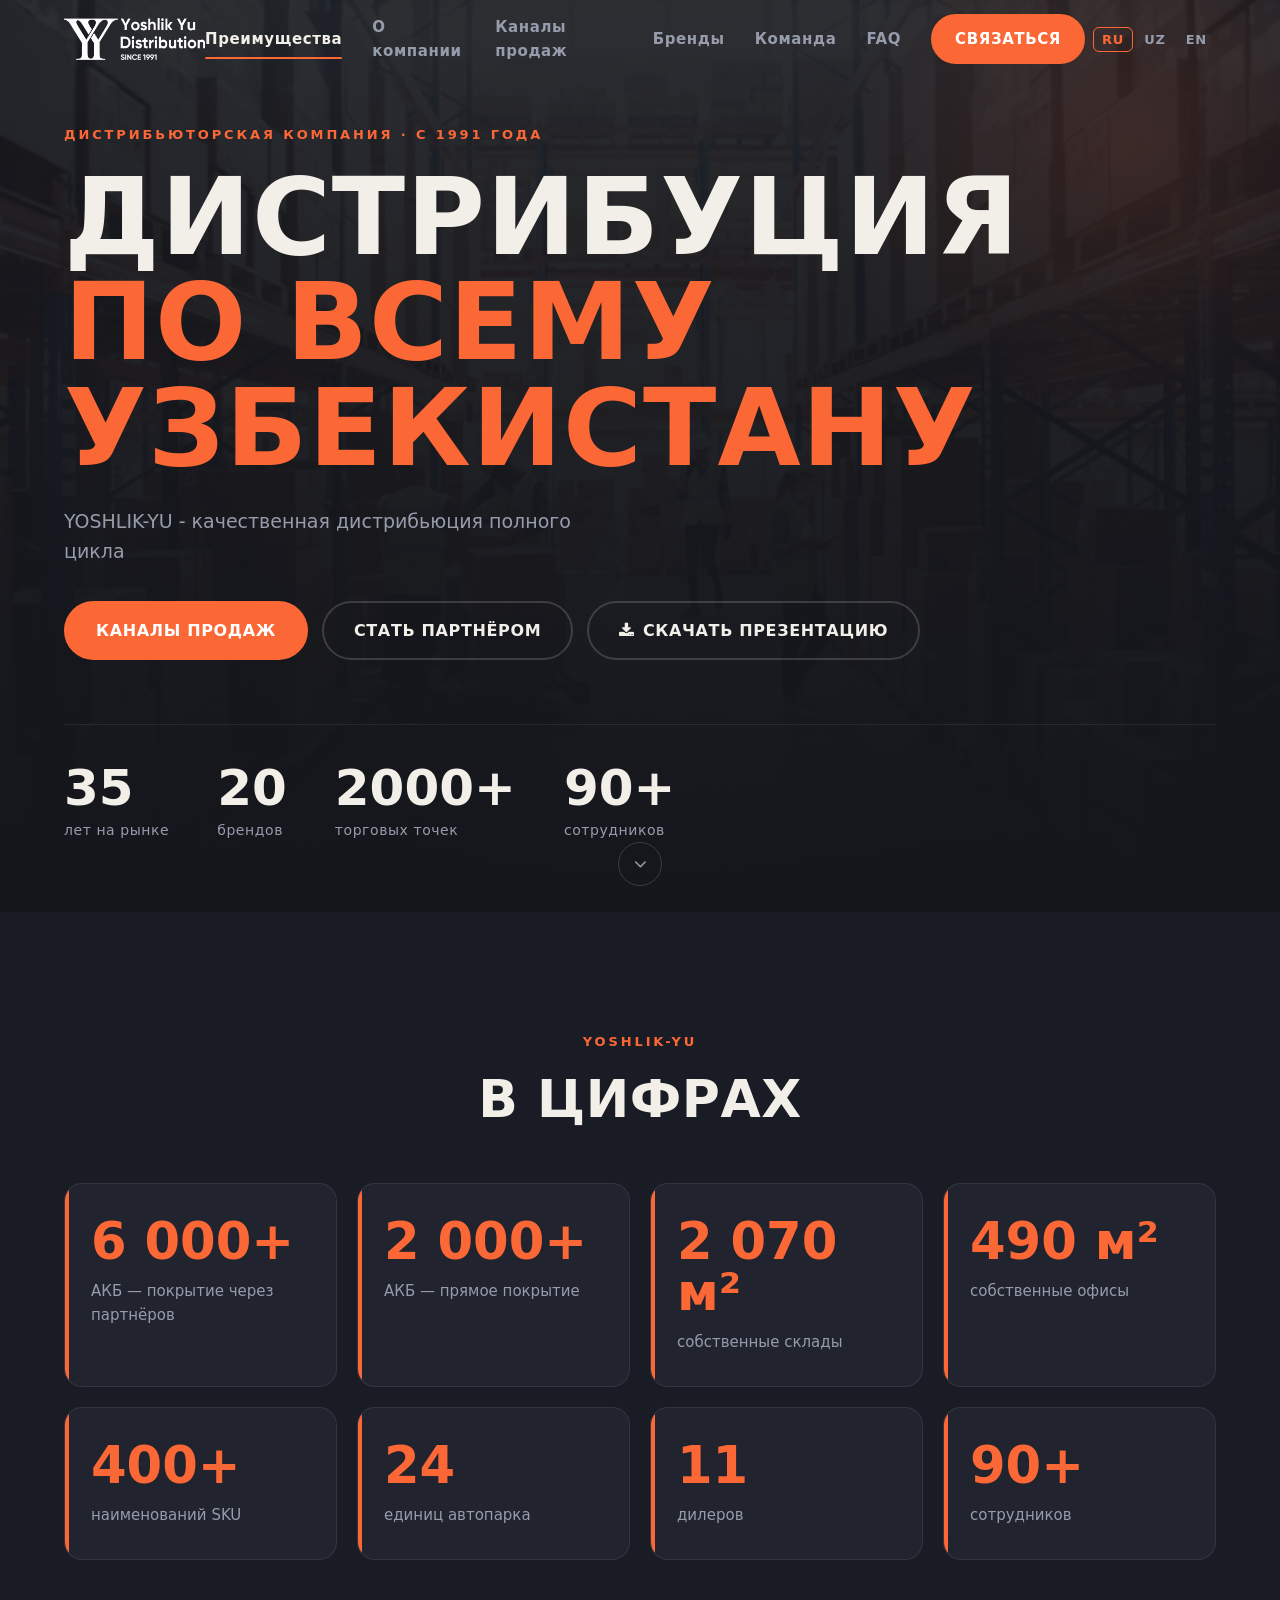
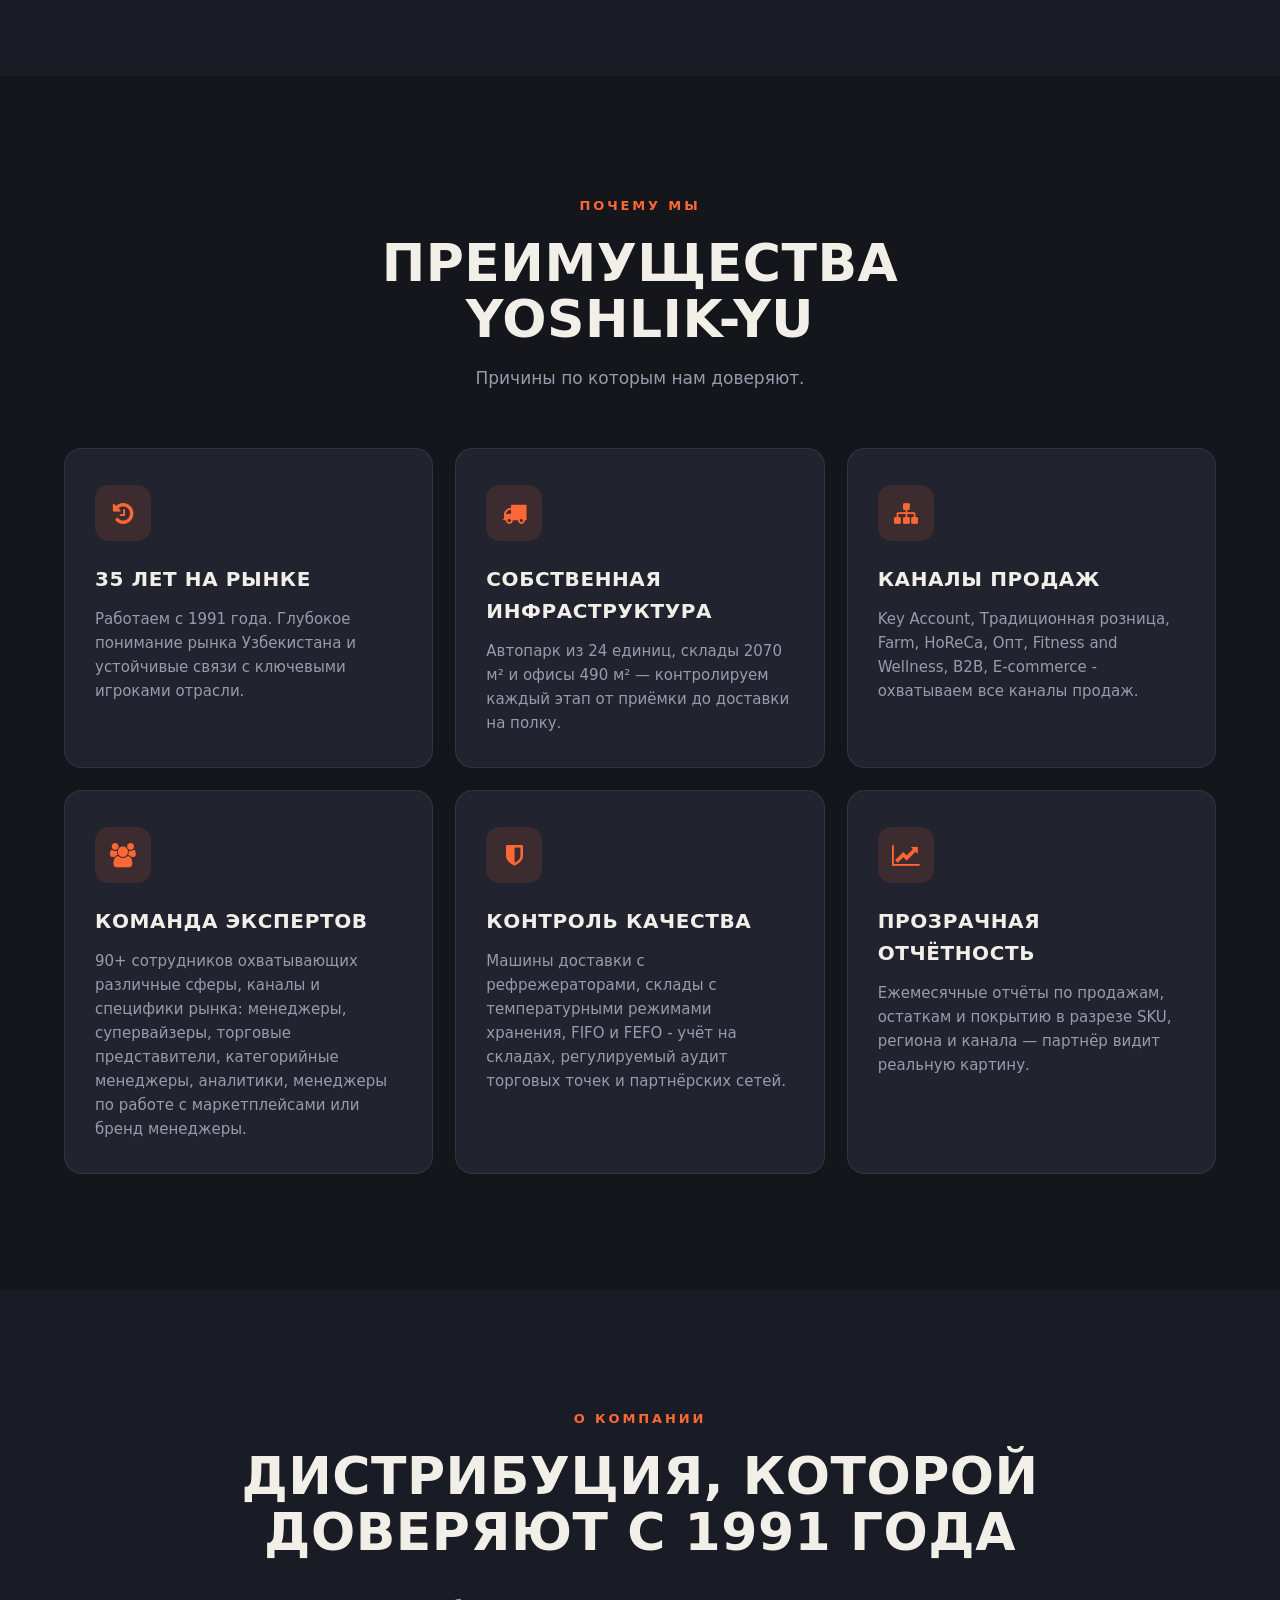
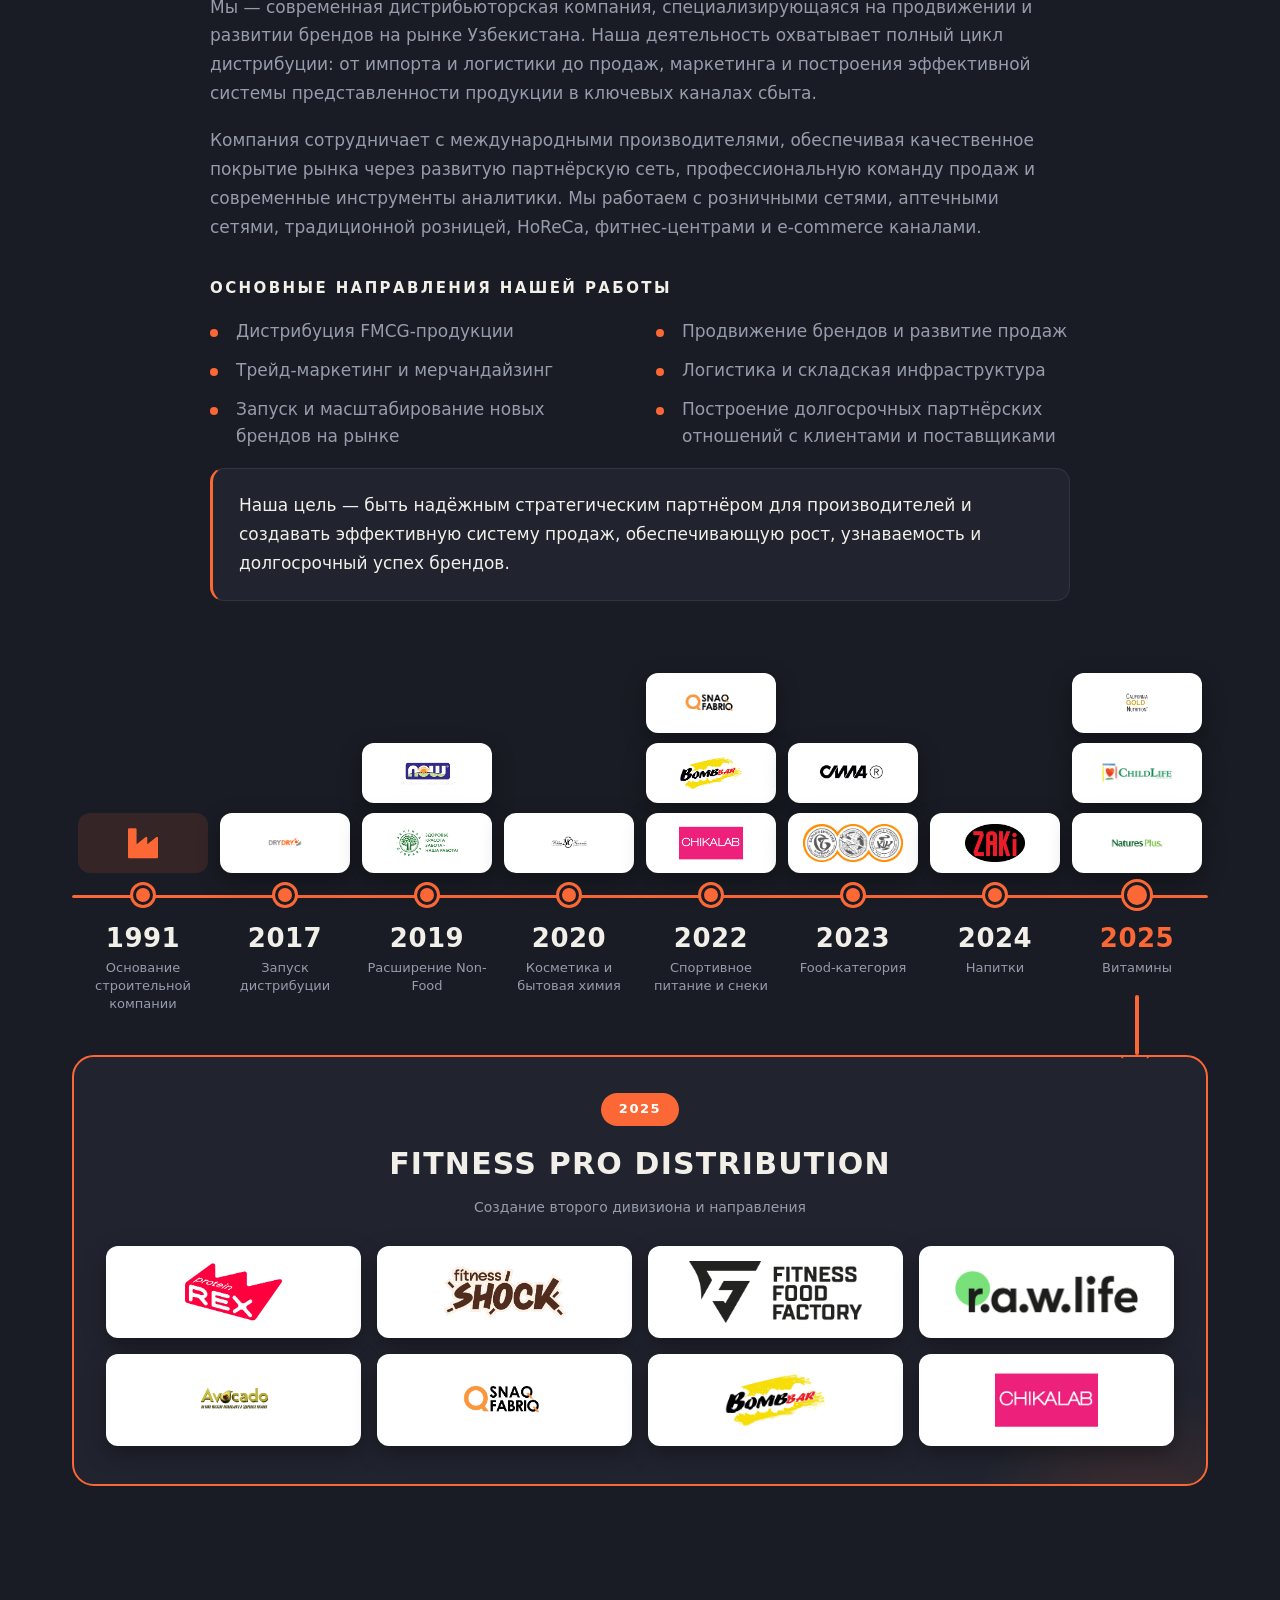
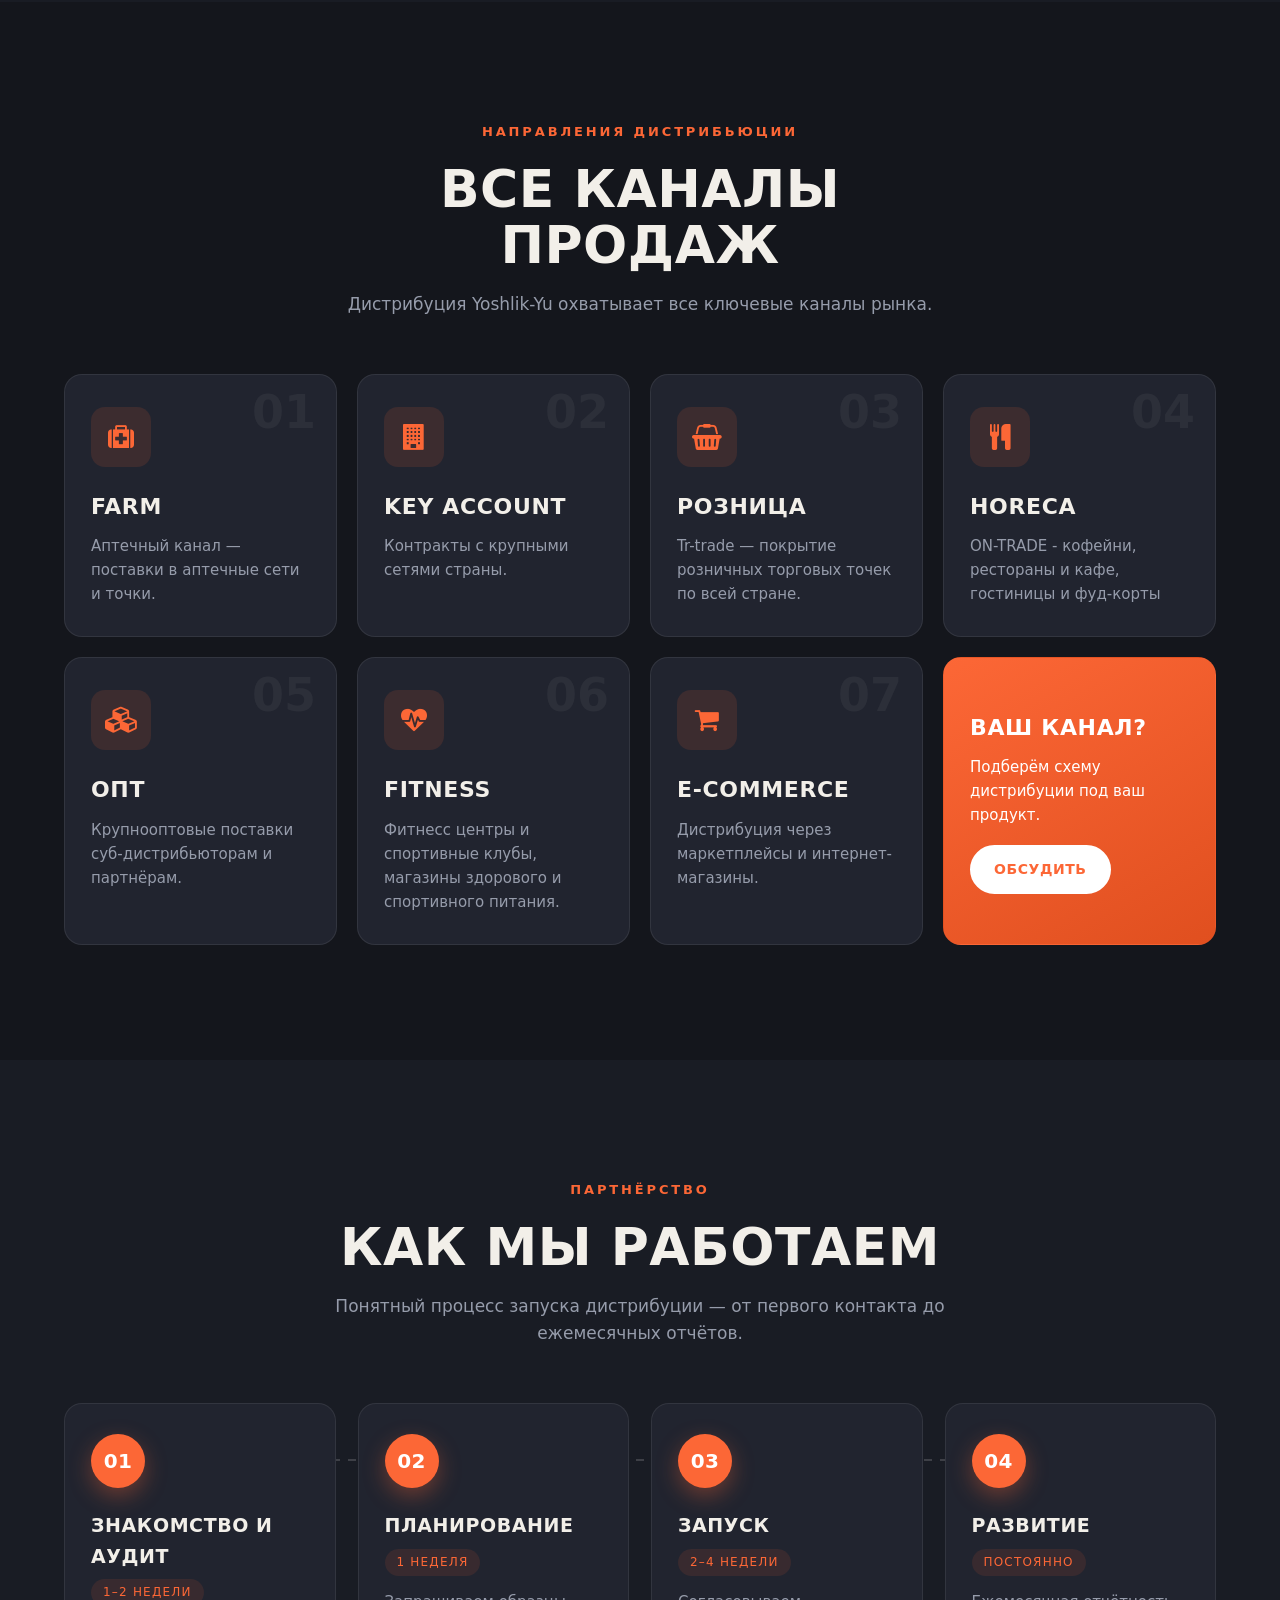
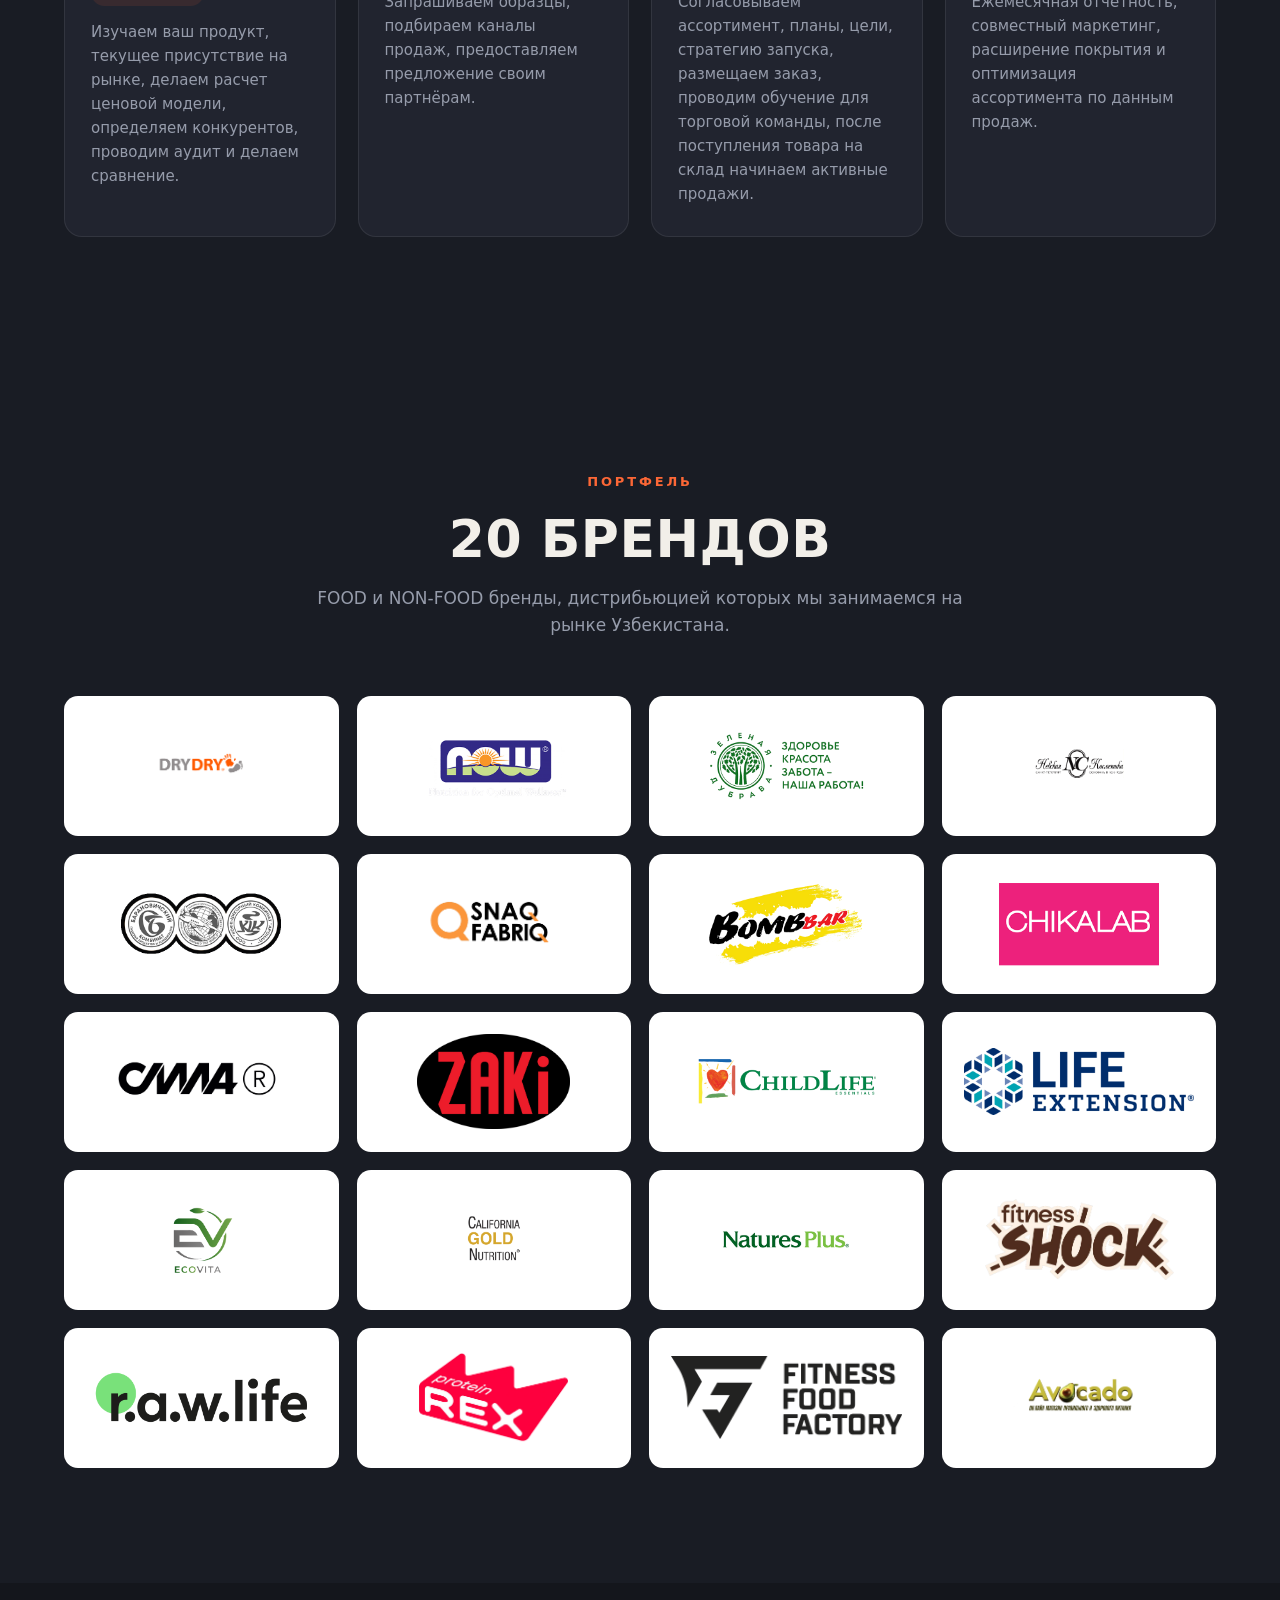
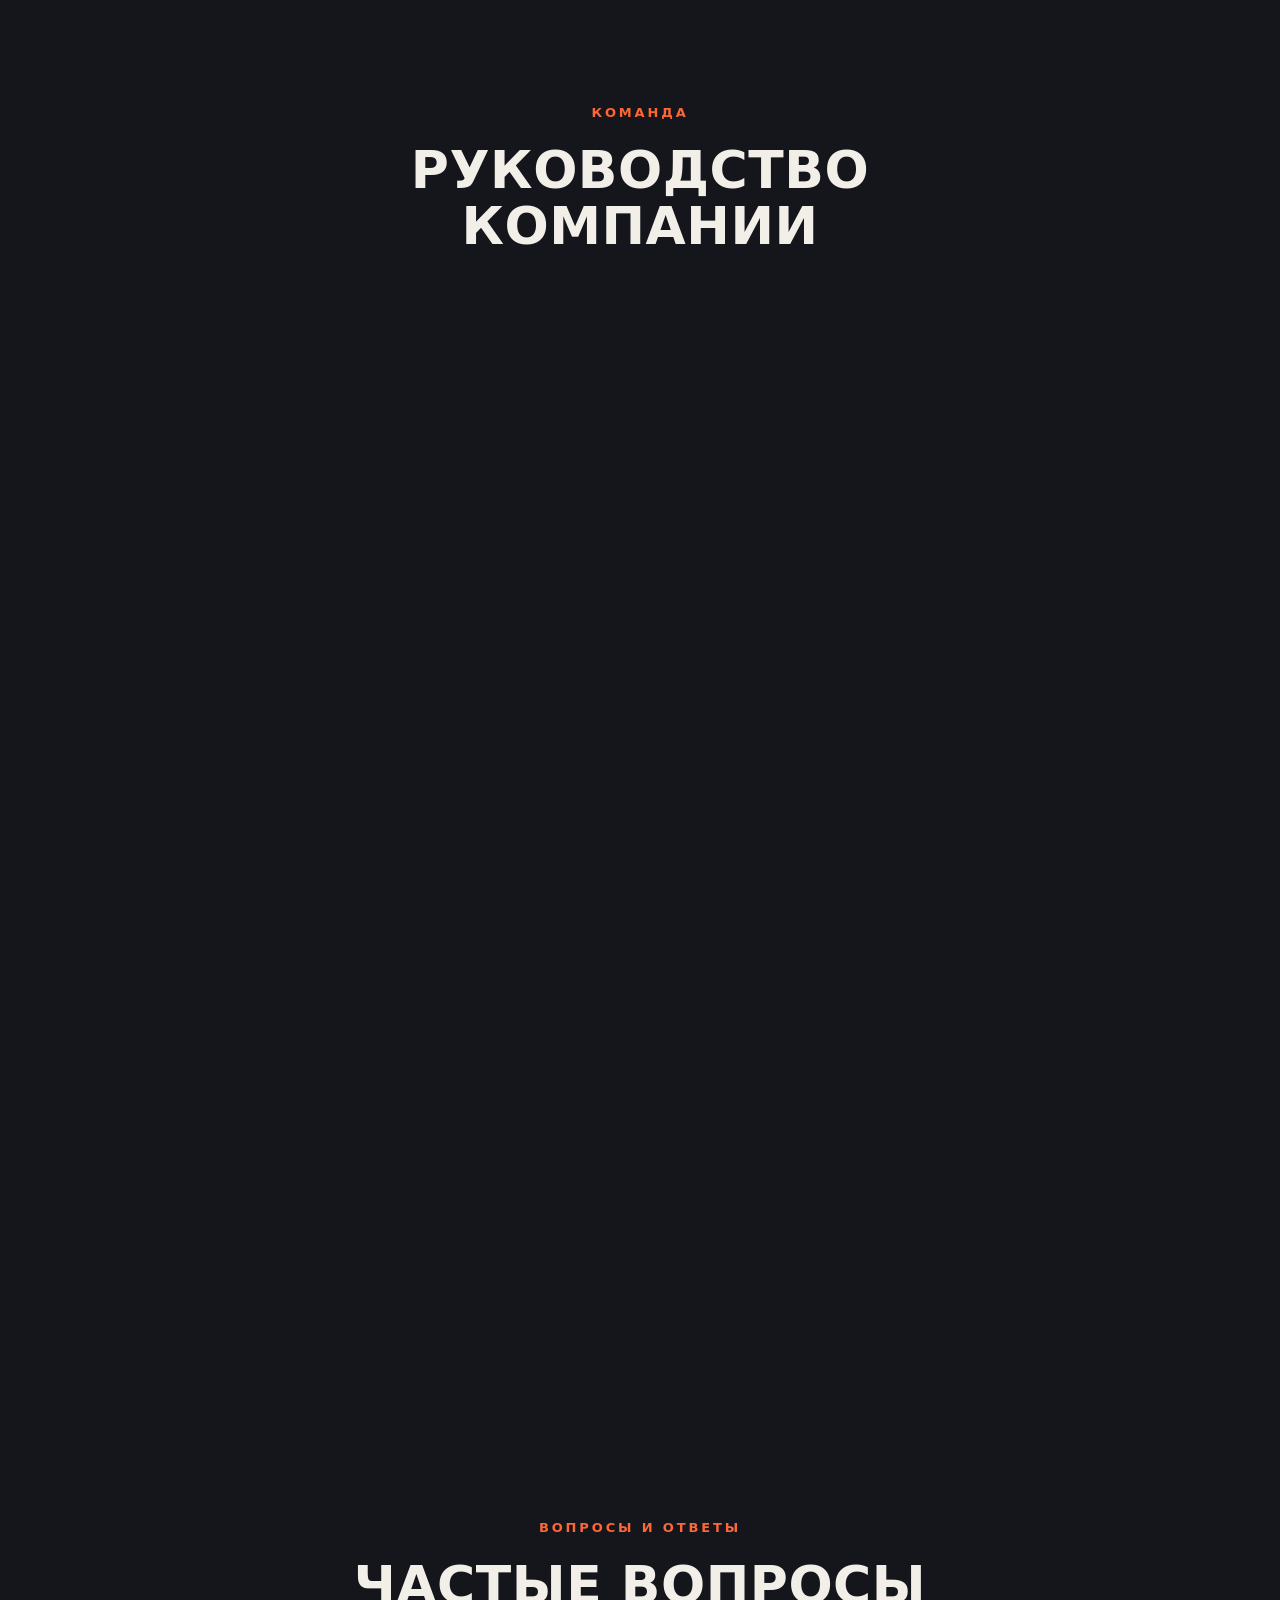
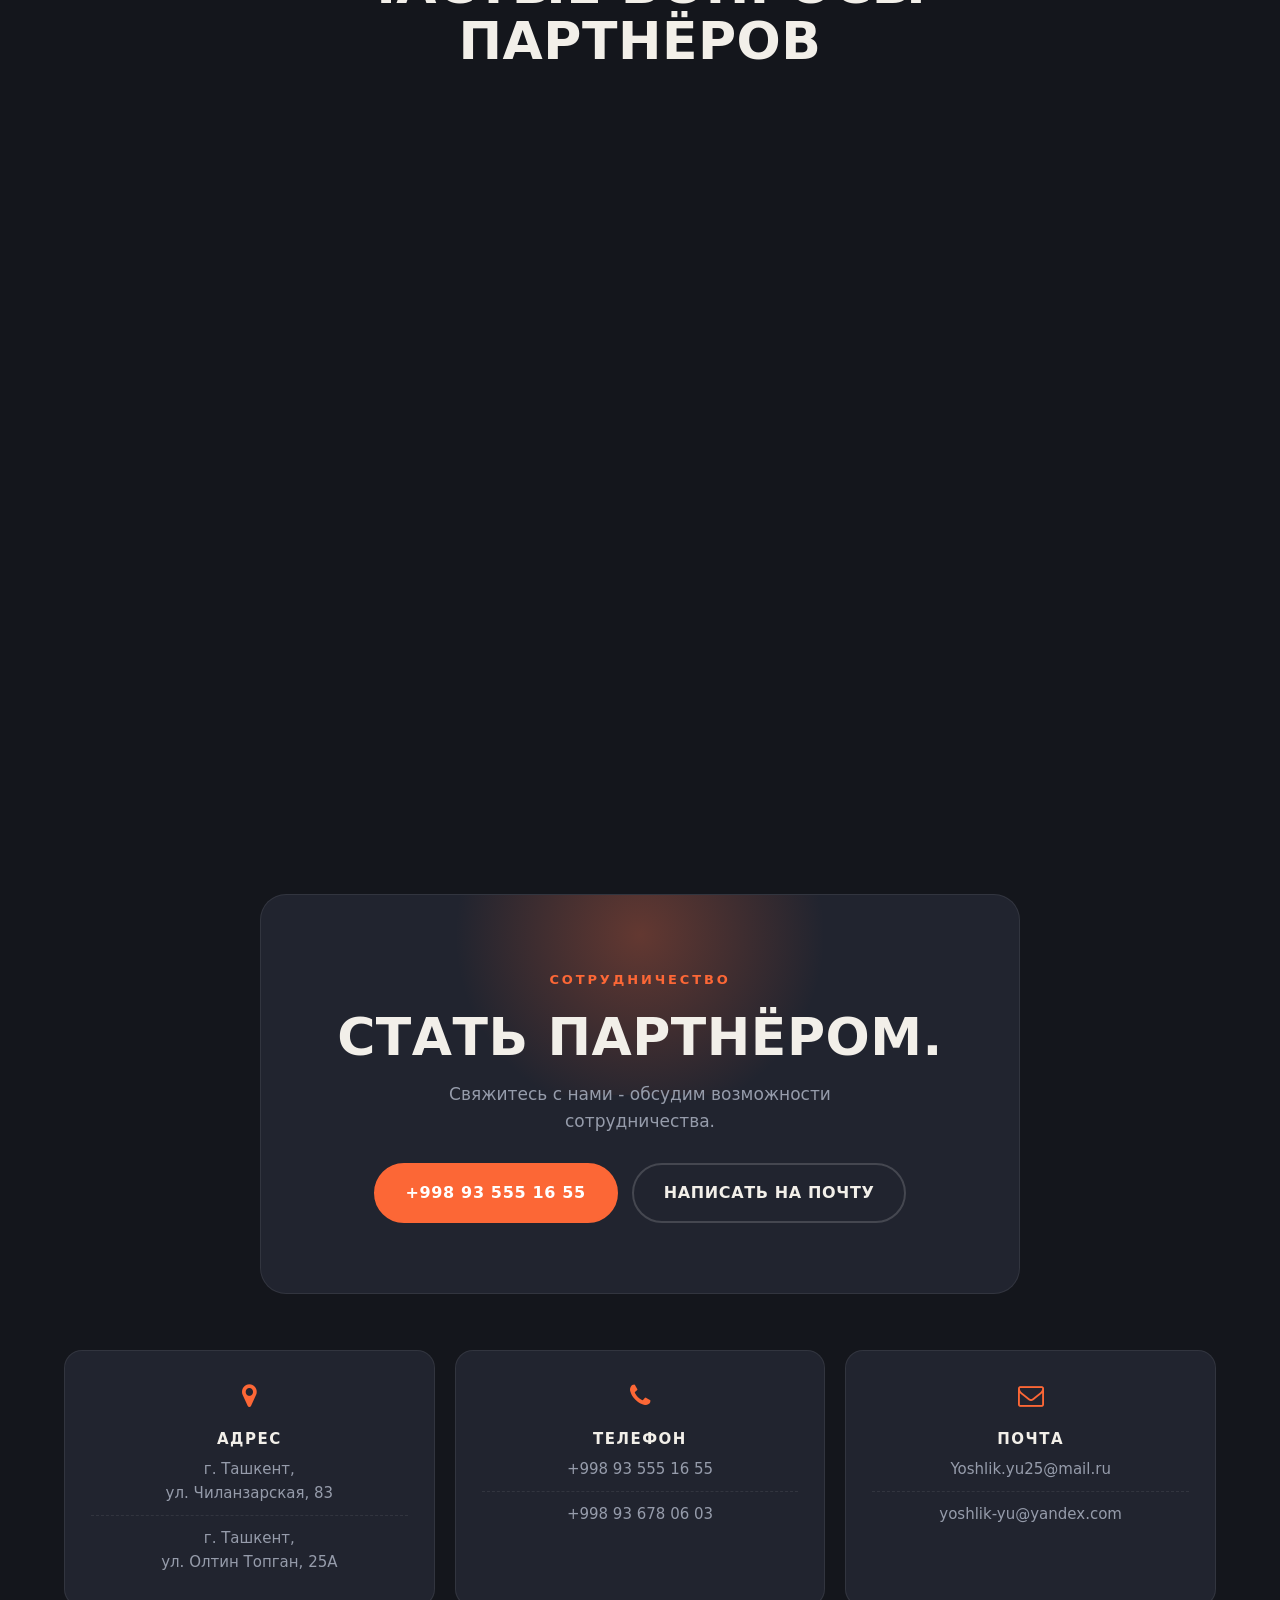
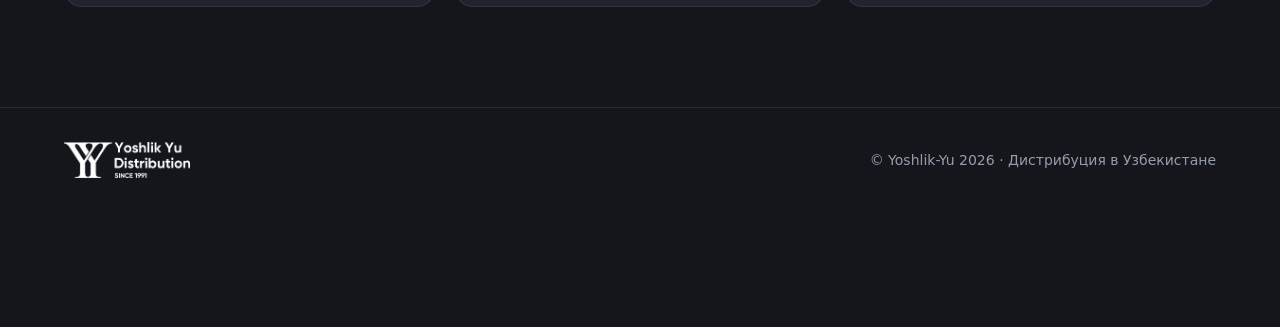
<file: index.html>
<!doctype html>
<html lang="ru">
  <head>
    <meta charset="utf-8" />
    <meta name="viewport" content="width=device-width, initial-scale=1" />
    <meta
      name="description"
      content="Yoshlik-Yu — дистрибьюторская компания полного цикла в Узбекистане с 1991 года: 19 брендов, 7 каналов продаж, собственная логистика."
    />
    <link rel="icon" href="assets/images/favicon/favicon.ico" />

    <!-- Open Graph / Telegram / WhatsApp preview -->
    <meta property="og:type" content="website" />
    <meta property="og:url" content="https://yoshlikyu.uz/" />
    <meta property="og:site_name" content="Yoshlikyu.uz" />
    <meta property="og:title" content="Дистрибьюторская компания" />
    <meta
      property="og:description"
      content="Работаем с 1991 года. Глубокое понимание рынка Узбекистана и устойчивые связи с ключевыми игроками в различных каналах продаж."
    />
    <meta
      property="og:image"
      content="https://yoshlikyu.uz/assets/images/logo/logo-dark.png"
    />
    <meta name="twitter:card" content="summary" />
    <meta name="twitter:title" content="Дистрибьюторская компания" />
    <meta
      name="twitter:description"
      content="Работаем с 1991 года. Глубокое понимание рынка Узбекистана и устойчивые связи с ключевыми игроками в различных каналах продаж."
    />
    <meta
      name="twitter:image"
      content="https://yoshlikyu.uz/assets/images/logo/logo-light.png"
    />

    <link
      rel="stylesheet"
      href="assets/css/font-awesome-4.7.0/css/font-awesome.min.css"
    />
    <link rel="stylesheet" href="assets/css/alternative.css" />
    <title>Yoshlik-Yu — Дистрибуция по всему Узбекистану</title>
  </head>
  <body>
    <!-- ===================== NAV ===================== -->
    <header class="alt-nav" id="alt-nav">
      <div class="alt-container alt-nav__inner">
        <a class="alt-nav__logo" href="#hero">
          <img src="assets/images/logo/logo-light.png" alt="Yoshlik-Yu" />
        </a>
        <nav class="alt-nav__menu" id="alt-menu">
          <a href="#advantages" data-i18n="nav.advantages">Преимущества</a>
          <a href="#about" data-i18n="nav.about">О компании</a>
          <a href="#channels" data-i18n="nav.channels">Каналы продаж</a>
          <a href="#brands" data-i18n="nav.brands">Бренды</a>
          <a href="#team" data-i18n="nav.team">Команда</a>
          <a href="#faq" data-i18n="nav.faq">FAQ</a>
          <a class="alt-btn alt-btn--sm" href="#contact" data-i18n="nav.contact"
            >Связаться</a
          >
        </nav>
        <div class="alt-lang" id="alt-lang">
          <button class="alt-lang__btn is-active" data-lang="ru">RU</button>
          <button class="alt-lang__btn" data-lang="uz">UZ</button>
          <button class="alt-lang__btn" data-lang="en">EN</button>
        </div>
        <button class="alt-burger" id="alt-burger" aria-label="Меню">
          <span></span><span></span><span></span>
        </button>
      </div>
    </header>

    <!-- ===================== HERO ===================== -->
    <section class="alt-hero" id="hero">
      <div
        class="alt-hero__bg"
        style="background-image: url(assets/images/hero/2.jpeg)"
      ></div>
      <div class="alt-hero__glow"></div>
      <div class="alt-container alt-hero__inner">
        <span class="alt-eyebrow" data-i18n="hero.eyebrow"
          >Дистрибьюторская компания · с 1991 года</span
        >
        <h1 class="alt-hero__title" data-i18n-html="hero.title">
          Дистрибуция<br /><span>по всему Узбекистану</span>
        </h1>
        <p class="alt-hero__lead" data-i18n="hero.lead">
          YOSHLIK-YU - качественная дистрибьюция полного цикла
        </p>
        <div class="alt-hero__cta">
          <a class="alt-btn" href="#channels" data-i18n="hero.cta1"
            >Каналы продаж</a
          >
          <a
            class="alt-btn alt-btn--ghost"
            href="#contact"
            data-i18n="hero.cta2"
            >Стать партнёром</a
          >
          <a
            id="alt-ppt-link"
            class="alt-btn alt-btn--ghost"
            href="assets/files/presentation.pdf"
            target="_blank"
            rel="noopener"
            download
          >
            <i class="fa fa-download"></i>
            <span data-i18n="hero.cta3">Скачать презентацию</span>
          </a>
        </div>
        <div class="alt-hero__stats">
          <div><b>35</b><span data-i18n="hero.stat1">лет на рынке</span></div>
          <div><b>20</b><span data-i18n="hero.stat2">брендов</span></div>
          <div>
            <b>2000+</b><span data-i18n="hero.stat3">торговых точек</span>
          </div>
          <div><b>90+</b><span data-i18n="hero.stat4">сотрудников</span></div>
        </div>
      </div>
      <a class="alt-hero__scroll" href="#numbers" aria-label="Вниз">
        <i class="fa fa-angle-down"></i>
      </a>
    </section>

    <!-- ===================== NUMBERS / KPI ===================== -->
    <section class="alt-section alt-numbers" id="numbers">
      <div class="alt-container">
        <div class="alt-head">
          <span class="alt-eyebrow">Yoshlik-Yu</span>
          <h2 class="alt-h2" data-i18n="numbers.h2">В ЦИФРАХ</h2>
        </div>
        <div class="alt-kpi-grid">
          <div class="alt-kpi alt-reveal">
            <b data-count="6000" data-suffix="+">0</b>
            <span data-i18n="numbers.kpi1">АКБ — покрытие через партнёров</span>
          </div>
          <div class="alt-kpi alt-reveal">
            <b data-count="2000" data-suffix="+">0</b>
            <span data-i18n="numbers.kpi2">АКБ — прямое покрытие</span>
          </div>
          <div class="alt-kpi alt-reveal">
            <b data-count="2070" data-suffix=" м²">0</b>
            <span data-i18n="numbers.kpi3">собственные склады</span>
          </div>
          <div class="alt-kpi alt-reveal">
            <b data-count="490" data-suffix=" м²">0</b>
            <span data-i18n="numbers.kpi4">собственные офисы</span>
          </div>
          <div class="alt-kpi alt-reveal">
            <b data-count="400" data-suffix="+">0</b>
            <span data-i18n="numbers.kpi5">наименований SKU</span>
          </div>
          <div class="alt-kpi alt-reveal">
            <b data-count="24">0</b>
            <span data-i18n="numbers.kpi6">единиц автопарка</span>
          </div>
          <div class="alt-kpi alt-reveal">
            <b data-count="11">0</b>
            <span data-i18n="numbers.kpi7">дилеров</span>
          </div>
          <div class="alt-kpi alt-reveal">
            <b data-count="90" data-suffix="+">0</b>
            <span data-i18n="numbers.kpi8">сотрудников</span>
          </div>
        </div>
      </div>
    </section>

    <!-- ===================== ADVANTAGES ===================== -->
    <section class="alt-section alt-advantages" id="advantages">
      <div class="alt-container">
        <div class="alt-head">
          <span class="alt-eyebrow" data-i18n="adv.eyebrow">Почему мы</span>
          <h2 class="alt-h2" data-i18n-html="adv.h2">
            Преимущества <span class="alt-nowrap">Yoshlik-Yu</span>
          </h2>
          <p class="alt-head__sub" data-i18n="adv.sub">
            Причины по которым нам доверяют.
          </p>
        </div>
        <div class="alt-adv__grid">
          <article class="alt-adv alt-reveal">
            <div class="alt-adv__icon"><i class="fa fa-history"></i></div>
            <h3 data-i18n="adv1.h3">35 лет на рынке</h3>
            <p data-i18n="adv1.p">
              Работаем с 1991 года. Глубокое понимание рынка Узбекистана и
              устойчивые связи с ключевыми игроками отрасли.
            </p>
          </article>
          <article class="alt-adv alt-reveal">
            <div class="alt-adv__icon"><i class="fa fa-truck"></i></div>
            <h3 data-i18n="adv2.h3">Собственная инфраструктура</h3>
            <p data-i18n="adv2.p">
              Автопарк из 24 единиц, склады 2070 м² и офисы 490 м² —
              контролируем каждый этап от приёмки до доставки на полку.
            </p>
          </article>
          <article class="alt-adv alt-reveal">
            <div class="alt-adv__icon"><i class="fa fa-sitemap"></i></div>
            <h3 data-i18n="adv3.h3">КАНАЛЫ ПРОДАЖ</h3>
            <p data-i18n="adv3.p">
              Key Account, Традиционная розница, Farm, HoReCa, Опт, Fitness and
              Wellness, B2B, E-commerce - охватываем все каналы продаж.
            </p>
          </article>
          <article class="alt-adv alt-reveal">
            <div class="alt-adv__icon"><i class="fa fa-users"></i></div>
            <h3 data-i18n="adv4.h3">Команда экспертов</h3>
            <p data-i18n="adv4.p">
              90+ сотрудников охватывающих различные сферы, каналы и специфики
              рынка: менеджеры, супервайзеры, торговые представители,
              категорийные менеджеры, аналитики, менеджеры по работе с
              маркетплейсами или бренд менеджеры.
            </p>
          </article>
          <article class="alt-adv alt-reveal">
            <div class="alt-adv__icon"><i class="fa fa-shield"></i></div>
            <h3 data-i18n="adv5.h3">Контроль качества</h3>
            <p data-i18n="adv5.p">
              Машины доставки с рефрежераторами, склады с температурными
              режимами хранения, FIFO и FEFO - учёт на складах, регулируемый
              аудит торговых точек и партнёрских сетей.
            </p>
          </article>
          <article class="alt-adv alt-reveal">
            <div class="alt-adv__icon"><i class="fa fa-line-chart"></i></div>
            <h3 data-i18n="adv6.h3">Прозрачная отчётность</h3>
            <p data-i18n="adv6.p">
              Ежемесячные отчёты по продажам, остаткам и покрытию в разрезе SKU,
              региона и канала — партнёр видит реальную картину.
            </p>
          </article>
        </div>
      </div>
    </section>

    <!-- ===================== ABOUT + TIMELINE ===================== -->
    <section class="alt-section alt-about" id="about">
      <div class="alt-container">
        <div class="alt-about__intro alt-reveal">
          <span class="alt-eyebrow" data-i18n="about.eyebrow">О компании</span>
          <h2 class="alt-h2" data-i18n="about.h2">
            Дистрибуция, которой доверяют с 1991 года
          </h2>
          <div class="alt-about__body">
            <p data-i18n="about.p1">
              Мы — современная дистрибьюторская компания, специализирующаяся на
              продвижении и развитии брендов на рынке Узбекистана. Наша
              деятельность охватывает полный цикл дистрибуции: от импорта и
              логистики до продаж, маркетинга и построения эффективной системы
              представленности продукции в ключевых каналах сбыта.
            </p>
            <p data-i18n="about.p2">
              Компания сотрудничает с международными производителями,
              обеспечивая качественное покрытие рынка через развитую партнёрскую
              сеть, профессиональную команду продаж и современные инструменты
              аналитики. Мы работаем с розничными сетями, аптечными сетями,
              традиционной розницей, HoReCa, фитнес-центрами и e-commerce
              каналами.
            </p>
            <h3 class="alt-about__bodyhead" data-i18n="about.bodyhead">
              Основные направления нашей работы
            </h3>
            <ul class="alt-about__list">
              <li data-i18n="about.li1">Дистрибуция FMCG-продукции</li>
              <li data-i18n="about.li2">
                Продвижение брендов и развитие продаж
              </li>
              <li data-i18n="about.li3">Трейд-маркетинг и мерчандайзинг</li>
              <li data-i18n="about.li4">
                Логистика и складская инфраструктура
              </li>
              <li data-i18n="about.li5">
                Запуск и масштабирование новых брендов на рынке
              </li>
              <li data-i18n="about.li6">
                Построение долгосрочных партнёрских отношений с клиентами и
                поставщиками
              </li>
            </ul>
            <p class="alt-about__goal" data-i18n="about.goal">
              Наша цель — быть надёжным стратегическим партнёром для
              производителей и создавать эффективную систему продаж,
              обеспечивающую рост, узнаваемость и долгосрочный успех брендов.
            </p>
          </div>
        </div>
        <div class="alt-tl alt-reveal">
          <div class="alt-tl__line">
            <span class="alt-tl__line-fill"></span>
          </div>
          <ol class="alt-tl__milestones">
            <li class="alt-tl__item" style="--tl-i: 0">
              <div class="alt-tl__logos">
                <div class="alt-tl__card alt-tl__card--icon">
                  <i class="fa fa-industry" aria-hidden="true"></i>
                </div>
              </div>
              <span class="alt-tl__dot"></span>
              <div class="alt-tl__year">1991</div>
              <div class="alt-tl__caption" data-i18n="tl.1991">
                Основание строительной компании
              </div>
            </li>
            <li class="alt-tl__item" style="--tl-i: 1">
              <div class="alt-tl__logos">
                <div class="alt-tl__card">
                  <img
                    loading="lazy"
                    src="assets/images/partners/4.png"
                    alt="DRY DRY"
                  />
                </div>
              </div>
              <span class="alt-tl__dot"></span>
              <div class="alt-tl__year">2017</div>
              <div class="alt-tl__caption" data-i18n="tl.2017">
                Запуск дистрибуции
              </div>
            </li>
            <li class="alt-tl__item" style="--tl-i: 2">
              <div class="alt-tl__logos">
                <div class="alt-tl__card">
                  <img
                    loading="lazy"
                    src="assets/images/partners/7.png"
                    alt="NOW Foods"
                  />
                </div>
                <div class="alt-tl__card">
                  <img
                    loading="lazy"
                    src="assets/images/partners/9.png"
                    alt="Зеленая Дубрава"
                  />
                </div>
              </div>
              <span class="alt-tl__dot"></span>
              <div class="alt-tl__year">2019</div>
              <div class="alt-tl__caption" data-i18n="tl.2019">
                Расширение Non-Food
              </div>
            </li>
            <li class="alt-tl__item" style="--tl-i: 3">
              <div class="alt-tl__logos">
                <div class="alt-tl__card">
                  <img
                    loading="lazy"
                    src="assets/images/partners/6.png"
                    alt="Невская Косметика"
                  />
                </div>
              </div>
              <span class="alt-tl__dot"></span>
              <div class="alt-tl__year">2020</div>
              <div class="alt-tl__caption" data-i18n="tl.2020">
                Косметика и бытовая химия
              </div>
            </li>
            <li class="alt-tl__item" style="--tl-i: 4">
              <div class="alt-tl__logos">
                <div class="alt-tl__card">
                  <img
                    loading="lazy"
                    src="assets/images/partners/23.png"
                    alt="SNAQ FABRIQ"
                  />
                </div>
                <div class="alt-tl__card">
                  <img
                    loading="lazy"
                    src="assets/images/partners/2.png"
                    alt="BombBar"
                  />
                </div>
                <div class="alt-tl__card">
                  <img
                    loading="lazy"
                    src="assets/images/partners/3.png"
                    alt="CHIKALAB"
                  />
                </div>
              </div>
              <span class="alt-tl__dot"></span>
              <div class="alt-tl__year">2022</div>
              <div class="alt-tl__caption" data-i18n="tl.2022">
                Спортивное питание и снеки
              </div>
            </li>
            <li class="alt-tl__item" style="--tl-i: 5">
              <div class="alt-tl__logos">
                <div class="alt-tl__card">
                  <img
                    loading="lazy"
                    src="assets/images/partners/20.png"
                    alt="Сила"
                  />
                </div>
                <div class="alt-tl__card">
                  <img
                    loading="lazy"
                    src="assets/images/partners/22.png"
                    alt="Вокруг света"
                  />
                </div>
              </div>
              <span class="alt-tl__dot"></span>
              <div class="alt-tl__year">2023</div>
              <div class="alt-tl__caption" data-i18n="tl.2023">
                Food-категория
              </div>
            </li>
            <li class="alt-tl__item" style="--tl-i: 6">
              <div class="alt-tl__logos">
                <div class="alt-tl__card">
                  <img
                    loading="lazy"
                    src="assets/images/partners/11.png"
                    alt="ZAKI"
                  />
                </div>
              </div>
              <span class="alt-tl__dot"></span>
              <div class="alt-tl__year">2024</div>
              <div class="alt-tl__caption" data-i18n="tl.2024">
                Премиум-сегмент
              </div>
            </li>
            <li class="alt-tl__item alt-tl__item--final" style="--tl-i: 7">
              <div class="alt-tl__logos">
                <div class="alt-tl__card">
                  <img
                    loading="lazy"
                    src="assets/images/partners/19.png"
                    alt="California Gold Nutrition"
                  />
                </div>
                <div class="alt-tl__card">
                  <img
                    loading="lazy"
                    src="assets/images/partners/16.png"
                    alt="ChildLife Essentials"
                  />
                </div>
                <div class="alt-tl__card">
                  <img
                    loading="lazy"
                    src="assets/images/partners/21.png"
                    alt="Natures Plus"
                  />
                </div>
              </div>
              <span class="alt-tl__dot alt-tl__dot--final"></span>
              <div class="alt-tl__year">2025</div>
              <div class="alt-tl__caption" data-i18n="tl.2025">Витамины</div>
              <span class="alt-tl__drop" aria-hidden="true"></span>
            </li>
          </ol>
          <div class="alt-tl__finale">
            <div class="alt-fdp">
              <div class="alt-fdp__head">
                <span class="alt-fdp__badge">2025</span>
                <h3 class="alt-fdp__title">Fitness Pro Distribution</h3>
                <p class="alt-fdp__subtitle" data-i18n="tl.fdp">
                  Создание второго дивизиона и направления
                </p>
              </div>
              <div class="alt-fdp__logos">
                <div class="alt-tl__card" style="--tl-i: 0">
                  <img
                    loading="lazy"
                    src="assets/images/partners/18.png"
                    alt="protein REX"
                  />
                </div>
                <div class="alt-tl__card" style="--tl-i: 1">
                  <img
                    loading="lazy"
                    src="assets/images/partners/17.png"
                    alt="fitness SHOCK"
                  />
                </div>
                <div class="alt-tl__card" style="--tl-i: 2">
                  <img
                    loading="lazy"
                    src="assets/images/partners/13.png"
                    alt="Fitness Food Factory"
                  />
                </div>
                <div class="alt-tl__card" style="--tl-i: 3">
                  <img
                    loading="lazy"
                    src="assets/images/partners/14.png"
                    alt="r.a.w.life"
                  />
                </div>
                <div class="alt-tl__card" style="--tl-i: 4">
                  <img
                    loading="lazy"
                    src="assets/images/partners/12.png"
                    alt="Avocado"
                  />
                </div>
                <div class="alt-tl__card" style="--tl-i: 5">
                  <img
                    loading="lazy"
                    src="assets/images/partners/23.png"
                    alt="SNAQ FABRIQ"
                  />
                </div>
                <div class="alt-tl__card" style="--tl-i: 6">
                  <img
                    loading="lazy"
                    src="assets/images/partners/2.png"
                    alt="BombBar"
                  />
                </div>
                <div class="alt-tl__card" style="--tl-i: 7">
                  <img
                    loading="lazy"
                    src="assets/images/partners/3.png"
                    alt="CHIKALAB"
                  />
                </div>
              </div>
            </div>
          </div>
        </div>
      </div>
    </section>

    <!-- ===================== CHANNELS ===================== -->
    <section class="alt-section alt-channels" id="channels">
      <div class="alt-container">
        <div class="alt-head">
          <span class="alt-eyebrow" data-i18n="ch.eyebrow"
            >НАПРАВЛЕНИЯ ДИСТРИБЬЮЦИИ</span
          >
          <h2 class="alt-h2" data-i18n="ch.h2">ВСЕ КАНАЛЫ ПРОДАЖ</h2>
          <p class="alt-head__sub" data-i18n="ch.sub">
            Дистрибуция Yoshlik-Yu охватывает все ключевые каналы рынка.
          </p>
        </div>
        <div class="alt-channels__grid">
          <article class="alt-channel alt-reveal">
            <span class="alt-channel__no">01</span>
            <div class="alt-channel__icon"><i class="fa fa-medkit"></i></div>
            <h3>Farm</h3>
            <p data-i18n="ch1.p">
              Аптечный канал — поставки в аптечные сети и точки.
            </p>
          </article>
          <article class="alt-channel alt-reveal">
            <span class="alt-channel__no">02</span>
            <div class="alt-channel__icon"><i class="fa fa-building"></i></div>
            <h3>Key Account</h3>
            <p data-i18n="ch2.p">Контракты с крупными сетями страны.</p>
          </article>
          <article class="alt-channel alt-reveal">
            <span class="alt-channel__no">03</span>
            <div class="alt-channel__icon">
              <i class="fa fa-shopping-basket"></i>
            </div>
            <h3 data-i18n="ch3.h3">Розница</h3>
            <p data-i18n="ch3.p">
              Tr-trade — покрытие розничных торговых точек по всей стране.
            </p>
          </article>
          <article class="alt-channel alt-reveal">
            <span class="alt-channel__no">04</span>
            <div class="alt-channel__icon"><i class="fa fa-cutlery"></i></div>
            <h3>HoReCa</h3>
            <p data-i18n="ch4.p">
              ON-TRADE - кофейни, рестораны и кафе, гостиницы и фуд-корты
            </p>
          </article>
          <article class="alt-channel alt-reveal">
            <span class="alt-channel__no">05</span>
            <div class="alt-channel__icon"><i class="fa fa-cubes"></i></div>
            <h3 data-i18n="ch5.h3">Опт</h3>
            <p data-i18n="ch5.p">
              Крупнооптовые поставки суб-дистрибьюторам и партнёрам.
            </p>
          </article>
          <article class="alt-channel alt-reveal">
            <span class="alt-channel__no">06</span>
            <div class="alt-channel__icon"><i class="fa fa-heartbeat"></i></div>
            <h3>Fitness</h3>
            <p data-i18n="ch6.p">
              Фитнесс центры и спортивные клубы, магазины здорового и
              спортивного питания.
            </p>
          </article>
          <article class="alt-channel alt-reveal">
            <span class="alt-channel__no">07</span>
            <div class="alt-channel__icon">
              <i class="fa fa-shopping-cart"></i>
            </div>
            <h3>E-commerce</h3>
            <p data-i18n="ch7.p">
              Дистрибуция через маркетплейсы и интернет-магазины.
            </p>
          </article>
          <article class="alt-channel alt-channel--cta alt-reveal">
            <h3 data-i18n="ch8.h3">Ваш канал?</h3>
            <p data-i18n="ch8.p">Подберём схему дистрибуции под ваш продукт.</p>
            <a class="alt-btn alt-btn--sm" href="#contact" data-i18n="ch8.cta"
              >Обсудить</a
            >
          </article>
        </div>
      </div>
    </section>

    <!-- ===================== PROCESS ===================== -->
    <section class="alt-section alt-process" id="process">
      <div class="alt-container">
        <div class="alt-head">
          <span class="alt-eyebrow" data-i18n="proc.eyebrow">Партнёрство</span>
          <h2 class="alt-h2" data-i18n="proc.h2">Как мы работаем</h2>
          <p class="alt-head__sub" data-i18n="proc.sub">
            Понятный процесс запуска дистрибуции — от первого контакта до
            ежемесячных отчётов.
          </p>
        </div>
        <div class="alt-process__grid">
          <article class="alt-step alt-reveal">
            <span class="alt-step__no">01</span>
            <h3 data-i18n="proc1.h3">Знакомство и аудит</h3>
            <span class="alt-step__time" data-i18n="proc1.time"
              >1–2 недели</span
            >
            <p data-i18n="proc1.p">
              Изучаем ваш продукт, текущее присутствие на рынке, делаем расчет
              ценовой модели, определяем конкурентов, проводим аудит и делаем
              сравнение.
            </p>
          </article>
          <article class="alt-step alt-reveal">
            <span class="alt-step__no">02</span>
            <h3 data-i18n="proc2.h3">ПЛАНИРОВАНИЕ</h3>
            <span class="alt-step__time" data-i18n="proc2.time">1 неделя</span>
            <p data-i18n="proc2.p">
              1-2 недели Запрашиваем образцы, подбираем каналы продаж,
              предоставляем предложение своим партнёрам.
            </p>
          </article>
          <article class="alt-step alt-reveal">
            <span class="alt-step__no">03</span>
            <h3 data-i18n="proc3.h3">Запуск</h3>
            <span class="alt-step__time" data-i18n="proc3.time"
              >2–4 недели</span
            >
            <p data-i18n="proc3.p">
              Согласовываем ассортимент, планы, цели, стратегию запуска,
              размещаем заказ, проводим обучение для торговой команды, после
              поступления товара на склад начинаем активные продажи.
            </p>
          </article>
          <article class="alt-step alt-reveal">
            <span class="alt-step__no">04</span>
            <h3 data-i18n="proc4.h3">Развитие</h3>
            <span class="alt-step__time" data-i18n="proc4.time">постоянно</span>
            <p data-i18n="proc4.p">
              Ежемесячная отчётность, совместный маркетинг, расширение покрытия
              и оптимизация ассортимента по данным продаж.
            </p>
          </article>
        </div>
      </div>
    </section>

    <!-- ===================== BRANDS ===================== -->
    <section class="alt-section alt-brands" id="brands">
      <div class="alt-container">
        <div class="alt-head">
          <span class="alt-eyebrow" data-i18n="brands.eyebrow">Портфель</span>
          <h2 class="alt-h2" data-i18n="brands.h2">20 брендов</h2>
          <p class="alt-head__sub" data-i18n="brands.sub">
            FOOD и NON-FOOD бренды, дистрибьюцией которых мы занимаемся на рынке
            Узбекистана.
          </p>
        </div>
        <!-- TODO: swap each href="#contact" for the brand's official site once provided. -->
        <div class="alt-brands__grid">
          <div
            class="alt-brand alt-reveal"
            title="DRY DRY"
            data-brand-url="https://drydry.uz"
          >
            <img
              loading="lazy"
              src="assets/images/partners/4.png"
              alt="DRY DRY"
            />
            <div class="alt-brand__overlay">
              <a
                class="alt-brand__ext"
                href="https://drydry.uz"
                target="_blank"
                rel="noopener"
                title="Перейти на сайт"
                ><i class="fa fa-external-link"></i
              ></a>
              <button class="alt-brand__zoom" type="button" title="Увеличить">
                <i class="fa fa-search-plus"></i>
              </button>
            </div>
          </div>
          <div class="alt-brand alt-reveal" title="NOW Foods">
            <img
              loading="lazy"
              src="assets/images/partners/7.png"
              alt="NOW Foods"
            />
            <div class="alt-brand__overlay">
              <button class="alt-brand__zoom" type="button" title="Увеличить">
                <i class="fa fa-search-plus"></i>
              </button>
            </div>
          </div>
          <div class="alt-brand alt-reveal" title="Зеленая Дубрава">
            <img
              loading="lazy"
              src="assets/images/partners/9.png"
              alt="Зеленая Дубрава"
            />
            <div class="alt-brand__overlay">
              <button class="alt-brand__zoom" type="button" title="Увеличить">
                <i class="fa fa-search-plus"></i>
              </button>
            </div>
          </div>
          <div class="alt-brand alt-reveal" title="Невская Косметика">
            <img
              loading="lazy"
              src="assets/images/partners/6.png"
              alt="Невская Косметика"
            />
            <div class="alt-brand__overlay">
              <button class="alt-brand__zoom" type="button" title="Увеличить">
                <i class="fa fa-search-plus"></i>
              </button>
            </div>
          </div>
          <div class="alt-brand alt-reveal" title="Пищевые комбинаты">
            <img
              loading="lazy"
              src="assets/images/partners/5.png"
              alt="Пищевые комбинаты"
            />
            <div class="alt-brand__overlay">
              <button class="alt-brand__zoom" type="button" title="Увеличить">
                <i class="fa fa-search-plus"></i>
              </button>
            </div>
          </div>
          <div class="alt-brand alt-reveal" title="SNAQ FABRIQ">
            <img
              loading="lazy"
              src="assets/images/partners/23.png"
              alt="SNAQ FABRIQ"
            />
            <div class="alt-brand__overlay">
              <button class="alt-brand__zoom" type="button" title="Увеличить">
                <i class="fa fa-search-plus"></i>
              </button>
            </div>
          </div>
          <div class="alt-brand alt-reveal" title="BombBar">
            <img
              loading="lazy"
              src="assets/images/partners/2.png"
              alt="BombBar"
            />
            <div class="alt-brand__overlay">
              <button class="alt-brand__zoom" type="button" title="Увеличить">
                <i class="fa fa-search-plus"></i>
              </button>
            </div>
          </div>
          <div class="alt-brand alt-reveal" title="CHIKALAB">
            <img
              loading="lazy"
              src="assets/images/partners/3.png"
              alt="CHIKALAB"
            />
            <div class="alt-brand__overlay">
              <button class="alt-brand__zoom" type="button" title="Увеличить">
                <i class="fa fa-search-plus"></i>
              </button>
            </div>
          </div>
          <div class="alt-brand alt-reveal" title="CCC4">
            <img
              loading="lazy"
              src="assets/images/partners/20.png"
              alt="CCC4"
            />
            <div class="alt-brand__overlay">
              <button class="alt-brand__zoom" type="button" title="Увеличить">
                <i class="fa fa-search-plus"></i>
              </button>
            </div>
          </div>
          <div class="alt-brand alt-reveal" title="ZAKI">
            <img
              loading="lazy"
              src="assets/images/partners/11.png"
              alt="ZAKI"
            />
            <div class="alt-brand__overlay">
              <button class="alt-brand__zoom" type="button" title="Увеличить">
                <i class="fa fa-search-plus"></i>
              </button>
            </div>
          </div>
          <div class="alt-brand alt-reveal" title="ChildLife Essentials">
            <img
              loading="lazy"
              src="assets/images/partners/16.png"
              alt="ChildLife Essentials"
            />
            <div class="alt-brand__overlay">
              <button class="alt-brand__zoom" type="button" title="Увеличить">
                <i class="fa fa-search-plus"></i>
              </button>
            </div>
          </div>
          <div class="alt-brand alt-reveal" title="Life Extension">
            <img
              loading="lazy"
              src="assets/images/partners/24.png"
              alt="Life Extension"
            />
            <div class="alt-brand__overlay">
              <button class="alt-brand__zoom" type="button" title="Увеличить">
                <i class="fa fa-search-plus"></i>
              </button>
            </div>
          </div>
          <div class="alt-brand alt-reveal" title="ECOVITA">
            <img
              loading="lazy"
              src="assets/images/partners/15.png"
              alt="ECOVITA"
            />
            <div class="alt-brand__overlay">
              <button class="alt-brand__zoom" type="button" title="Увеличить">
                <i class="fa fa-search-plus"></i>
              </button>
            </div>
          </div>
          <div class="alt-brand alt-reveal" title="California Gold Nutrition">
            <img
              loading="lazy"
              src="assets/images/partners/19.png"
              alt="California Gold Nutrition"
            />
            <div class="alt-brand__overlay">
              <button class="alt-brand__zoom" type="button" title="Увеличить">
                <i class="fa fa-search-plus"></i>
              </button>
            </div>
          </div>

          <div class="alt-brand alt-reveal" title="Natures Plus">
            <img
              loading="lazy"
              src="assets/images/partners/21.png"
              alt="Natures Plus"
            />
            <div class="alt-brand__overlay">
              <button class="alt-brand__zoom" type="button" title="Увеличить">
                <i class="fa fa-search-plus"></i>
              </button>
            </div>
          </div>
          <div class="alt-brand alt-reveal" title="fitness SHOCK">
            <img
              loading="lazy"
              src="assets/images/partners/17.png"
              alt="fitness SHOCK"
            />
            <div class="alt-brand__overlay">
              <button class="alt-brand__zoom" type="button" title="Увеличить">
                <i class="fa fa-search-plus"></i>
              </button>
            </div>
          </div>
          <div class="alt-brand alt-reveal" title="r.a.w.life">
            <img
              loading="lazy"
              src="assets/images/partners/14.png"
              alt="r.a.w.life"
            />
            <div class="alt-brand__overlay">
              <button class="alt-brand__zoom" type="button" title="Увеличить">
                <i class="fa fa-search-plus"></i>
              </button>
            </div>
          </div>
          <div class="alt-brand alt-reveal" title="protein REX">
            <img
              loading="lazy"
              src="assets/images/partners/18.png"
              alt="protein REX"
            />
            <div class="alt-brand__overlay">
              <button class="alt-brand__zoom" type="button" title="Увеличить">
                <i class="fa fa-search-plus"></i>
              </button>
            </div>
          </div>
          <div class="alt-brand alt-reveal" title="Fitness Food Factory">
            <img
              loading="lazy"
              src="assets/images/partners/13.png"
              alt="Fitness Food Factory"
            />
            <div class="alt-brand__overlay">
              <button class="alt-brand__zoom" type="button" title="Увеличить">
                <i class="fa fa-search-plus"></i>
              </button>
            </div>
          </div>
          <div
            class="alt-brand alt-reveal"
            title="Avocado"
            data-brand-url="https://avocadoshop.uz"
          >
            <img
              loading="lazy"
              src="assets/images/partners/12.png"
              alt="Avocado"
            />
            <div class="alt-brand__overlay">
              <a
                class="alt-brand__ext"
                href="https://avocadoshop.uz"
                target="_blank"
                rel="noopener"
                title="Перейти на сайт"
                ><i class="fa fa-external-link"></i
              ></a>
              <button class="alt-brand__zoom" type="button" title="Увеличить">
                <i class="fa fa-search-plus"></i>
              </button>
            </div>
          </div>
        </div>
      </div>
    </section>

    <!-- ===================== TEAM ===================== -->
    <section class="alt-section alt-team" id="team">
      <div class="alt-container">
        <div class="alt-head">
          <span class="alt-eyebrow" data-i18n="team.eyebrow">Команда</span>
          <h2 class="alt-h2" data-i18n="team.h2">Руководство компании</h2>
        </div>
        <div class="alt-team__grid">
          <article class="alt-member alt-reveal">
            <div class="alt-member__photo">
              <img
                loading="lazy"
                src="assets/images/team/Anvar.jpg"
                alt="Юсупов Анвар Ганиевич"
              />
            </div>
            <h3 data-i18n="member1.name">Юсупов Анвар Ганиевич</h3>
            <span class="alt-member__role" data-i18n="role.ceo"
              >Генеральный директор</span
            >
            <a class="alt-member__contact" href="tel:+998909938878"
              >+998 90 993 88 78</a
            >
          </article>
          <article class="alt-member alt-reveal">
            <div class="alt-member__photo">
              <img
                loading="lazy"
                src="assets/images/team/Damir.jpg"
                alt="Юсупов Дамir Анварович"
              />
            </div>
            <h3 data-i18n="member2.name">Юсупов Дамир Анварович</h3>
            <span class="alt-member__role" data-i18n="role.cco"
              >Коммерческий директор</span
            >
            <a class="alt-member__contact" href="tel:+998935551655"
              >+998 93 555 16 55</a
            >
          </article>
          <article class="alt-member alt-reveal">
            <div class="alt-member__photo">
              <img
                loading="lazy"
                src="assets/images/team/Zakir.jpg"
                alt="Бурханов Зокир Мухаммадиевич"
              />
            </div>
            <h3 data-i18n="member3.name">Бурханов Зокир Мухаммадиевич</h3>
            <span class="alt-member__role" data-i18n="role.production"
              >Производство и строительство</span
            >
            <a class="alt-member__contact" href="tel:+998974282854"
              >+998 97 428 28 54</a
            >
          </article>
          <article class="alt-member alt-reveal">
            <div class="alt-member__photo">
              <img
                loading="lazy"
                src="assets/images/team/Aleksandr.jpg"
                alt="Сагайдак Александр Станиславович"
              />
            </div>
            <h3 data-i18n="member4.name">Сагайдак Александр Станиславович</h3>
            <span class="alt-member__role" data-i18n="role.sales"
              >Руководитель отдела продаж</span
            >
            <a class="alt-member__contact" href="tel:+998936780603"
              >+998 93 678 06 03</a
            >
          </article>
          <article class="alt-member alt-reveal">
            <div class="alt-member__photo">
              <img
                loading="lazy"
                src="assets/images/team/Javoxir.jpg"
                alt="Мавланкулов Джавохир"
              />
            </div>
            <h3 data-i18n="member5.name">Мавланкулов Джавохир</h3>
            <span class="alt-member__role" data-i18n="role.nonfood"
              >Менеджер NON FOOD направления</span
            >
            <a class="alt-member__contact" href="tel:+998909753700"
              >+998 90 975 37 00</a
            >
          </article>
          <article class="alt-member alt-reveal">
            <div class="alt-member__photo">
              <img
                loading="lazy"
                src="assets/images/team/Anvar2.png"
                alt="Гафуров Анвар"
              />
            </div>
            <h3 data-i18n="member6.name">Гафуров Анвар</h3>
            <span class="alt-member__role" data-i18n="role.food"
              >Менеджер FOOD направления</span
            >
            <a class="alt-member__contact" href="tel:+998909180911"
              >+998 90 918 09 11</a
            >
          </article>
          <article class="alt-member alt-reveal">
            <div class="alt-member__photo">
              <img
                loading="lazy"
                src="assets/images/team/Vladimir.png"
                alt="Ким Владимир"
              />
            </div>
            <h3 data-i18n="member7.name">Ким Владимир</h3>
            <span class="alt-member__role" data-i18n="role.key"
              >Менеджер по работе с ключевыми клиентами</span
            >
            <a class="alt-member__contact" href="tel:+998909981192"
              >+998 90 998 11 92</a
            >
          </article>
        </div>
      </div>
    </section>

    <!-- ===================== FAQ ===================== -->
    <section class="alt-section alt-faq" id="faq">
      <div class="alt-container">
        <div class="alt-head">
          <span class="alt-eyebrow" data-i18n="faq.eyebrow"
            >Вопросы и ответы</span
          >
          <h2 class="alt-h2" data-i18n="faq.h2">Частые вопросы партнёров</h2>
        </div>
        <div class="alt-faq__list">
          <div class="alt-faq__item alt-reveal">
            <button class="alt-faq__q" type="button" aria-expanded="false">
              <span data-i18n="faq1.q"
                >С какими брендами и категориями вы работаете?</span
              >
              <i class="fa fa-plus"></i>
            </button>
            <div class="alt-faq__a">
              <p data-i18n="faq1.a">
                В портфеле 19 брендов в категориях Food и Non-Food: спортивное
                питание, снеки, БАДы, детское питание, косметика и бытовая
                химия. Открыты к рассмотрению новых брендов.
              </p>
            </div>
          </div>
          <div class="alt-faq__item alt-reveal">
            <button class="alt-faq__q" type="button" aria-expanded="false">
              <span data-i18n="faq2.q"
                >Работаете ли вы по всей территории Узбекистана?</span
              >
              <i class="fa fa-plus"></i>
            </button>
            <div class="alt-faq__a">
              <p data-i18n="faq2.a">
                Да. Прямое покрытие — 2000+ торговых точек, через партнёрскую
                сеть — 6000+ точек во всех регионах страны: Ташкент, Самарканд,
                Бухара, Фергана, Андижан, Наманган, Нукус, Термез и другие.
              </p>
            </div>
          </div>
          <div class="alt-faq__item alt-reveal">
            <button class="alt-faq__q" type="button" aria-expanded="false">
              <span data-i18n="faq3.q">Как стать вашим партнёром?</span>
              <i class="fa fa-plus"></i>
            </button>
            <div class="alt-faq__a">
              <p data-i18n="faq3.a">
                Отправьте заявку через форму контактов или напишите на почту — в
                течение 3 рабочих дней мы свяжемся, проведём первичный аудит и
                предложим план дистрибуции под ваш продукт.
              </p>
            </div>
          </div>
          <div class="alt-faq__item alt-reveal">
            <button class="alt-faq__q" type="button" aria-expanded="false">
              <span data-i18n="faq4.q"
                >Какие условия и форматы сотрудничества?</span
              >
              <i class="fa fa-plus"></i>
            </button>
            <div class="alt-faq__a">
              <p data-i18n="faq4.a">
                Работаем как по модели эксклюзивной дистрибуции, так и по модели
                импорт-партнёра. Условия — выкуп товара, отсрочка, консигнация —
                обсуждаются индивидуально под объём и категорию.
              </p>
            </div>
          </div>
          <div class="alt-faq__item alt-reveal">
            <button class="alt-faq__q" type="button" aria-expanded="false">
              <span data-i18n="faq5.q"
                >Как выглядит отчётность для партнёра?</span
              >
              <i class="fa fa-plus"></i>
            </button>
            <div class="alt-faq__a">
              <p data-i18n="faq5.a">
                Ежемесячно предоставляем отчёт по продажам, остаткам, ротации
                SKU и покрытию в разрезе канала и региона. Доступ к дашборду — в
                режиме реального времени.
              </p>
            </div>
          </div>
          <div class="alt-faq__item alt-reveal">
            <button class="alt-faq__q" type="button" aria-expanded="false">
              <span data-i18n="faq6.q"
                >Есть ли у вас собственная логистика?</span
              >
              <i class="fa fa-plus"></i>
            </button>
            <div class="alt-faq__a">
              <p data-i18n="faq6.a">
                Да. 2070 м² собственных складов в Ташкенте, автопарк из 24
                единиц, включая рефрижераторы. Это позволяет контролировать
                сроки, температурный режим и сохранность товара.
              </p>
            </div>
          </div>
        </div>
      </div>
    </section>

    <!-- ===================== CONTACT / CTA ===================== -->
    <section class="alt-section alt-contact" id="contact">
      <div class="alt-container">
        <div class="alt-cta alt-reveal">
          <span class="alt-eyebrow" data-i18n="contact.eyebrow"
            >Сотрудничество</span
          >
          <h2 class="alt-h2" data-i18n="contact.h2">Стать партнёром.</h2>
          <p data-i18n="contact.p">
            Свяжитесь с нами - обсудим возможности сотрудничества.
          </p>
          <div class="alt-hero__cta">
            <a class="alt-btn" href="tel:+998712775962">+998 93 555 16 55</a>
            <a
              class="alt-btn alt-btn--ghost"
              href="mailto:yoshlik-yu@yandex.com"
              ><span data-i18n="contact.email_btn">Написать на почту</span></a
            >
          </div>
        </div>
        <div class="alt-contact__grid">
          <div class="alt-contact__card alt-reveal">
            <i class="fa fa-map-marker"></i>
            <h4 data-i18n="contact.addr_h">Адрес</h4>
            <p data-i18n-html="contact.addr1">
              г. Ташкент,<br />ул. Чиланзарская, 83
            </p>
            <p data-i18n-html="contact.addr2">
              г. Ташкент,<br />ул. Олтин Топган, 25А
            </p>
          </div>
          <div class="alt-contact__card alt-reveal">
            <i class="fa fa-phone"></i>
            <h4 data-i18n="contact.phone_h">Телефон</h4>
            <p><a href="tel:+998935551655">+998 93 555 16 55</a></p>
            <p><a href="tel:+998936780603">+998 93 678 06 03</a></p>
          </div>
          <div class="alt-contact__card alt-reveal">
            <i class="fa fa-envelope-o"></i>
            <h4 data-i18n="contact.email_h">Почта</h4>
            <p>
              <a href="mailto:Yoshlik.yu25@mail.ru">Yoshlik.yu25@mail.ru</a>
            </p>
            <p>
              <a href="mailto:yoshlik-yu@yandex.com">yoshlik-yu@yandex.com</a>
            </p>
          </div>
        </div>
      </div>
      <footer class="alt-footer">
        <div class="alt-container alt-footer__inner">
          <img src="assets/images/logo/logo-light.png" alt="Yoshlik-Yu" />
          <span data-i18n="footer.copy"
            >© Yoshlik-Yu 2026 · Дистрибуция в Узбекистане</span
          >
        </div>
      </footer>
    </section>

    <script src="assets/js/alternative.js"></script>
    <script src="assets/js/i18n.js"></script>
  </body>
</html>
</file>
<file: assets/css/alternative.css>
/* ==========================================================================
   Yoshlik-Yu — ALTERNATIVE landing page (bold dark theme)
   Distribution-focused. Self-contained: depends only on Font Awesome.
   ========================================================================== */

:root {
  --bg: #14161c;
  --bg-alt: #191c24;
  --surface: #21242f;
  --surface-2: #272b39;
  --line: rgba(255, 255, 255, 0.08);
  --line-strong: rgba(255, 255, 255, 0.16);
  --accent: #fc6736;
  --accent-soft: #ff8a5c;
  --text: #f2efe9;
  --muted: #969cab;
  --font:
    "Bahnschrift SemiBold SemiCondensed", "Bahnschrift", "Segoe UI", system-ui,
    sans-serif;
  --radius: 18px;
  --maxw: 1200px;
}

* {
  margin: 0;
  padding: 0;
  box-sizing: border-box;
}

html {
  scroll-behavior: smooth;
}

body {
  background: var(--bg);
  color: var(--text);
  font-family: var(--font);
  font-size: 17px;
  line-height: 1.6;
  -webkit-font-smoothing: antialiased;
  overflow-x: hidden;
}

img {
  max-width: 100%;
  display: block;
}

a {
  color: inherit;
  text-decoration: none;
}

.alt-container {
  width: 100%;
  max-width: var(--maxw);
  margin: 0 auto;
  padding: 0 24px;
}

/* ---- shared bits ---------------------------------------------------------- */
.alt-eyebrow {
  display: inline-block;
  font-size: 13px;
  font-weight: 700;
  letter-spacing: 0.22em;
  text-transform: uppercase;
  color: var(--accent);
  margin-bottom: 18px;
}

.alt-h2 {
  font-size: clamp(30px, 4.6vw, 52px);
  font-weight: 700;
  line-height: 1.08;
  letter-spacing: 0.01em;
  text-transform: uppercase;
}

.alt-nowrap {
  white-space: nowrap;
}

.alt-section {
  padding: clamp(70px, 9vw, 120px) 0;
  scroll-margin-top: 78px;
}

.alt-head {
  max-width: 680px;
  margin: 0 auto 56px;
  text-align: center;
}

.alt-head__sub {
  margin-top: 18px;
  color: var(--muted);
  font-size: 17px;
}

.alt-btn {
  display: inline-flex;
  align-items: center;
  justify-content: center;
  gap: 8px;
  padding: 15px 30px;
  background: var(--accent);
  color: #fff;
  font-weight: 700;
  font-size: 16px;
  letter-spacing: 0.04em;
  text-transform: uppercase;
  border: 2px solid var(--accent);
  border-radius: 40px;
  cursor: pointer;
  transition:
    transform 0.2s ease,
    background 0.2s ease,
    box-shadow 0.2s ease;
}

.alt-btn:hover {
  transform: translateY(-3px);
  box-shadow: 0 14px 30px rgba(252, 103, 54, 0.35);
}

.alt-btn--ghost {
  background: transparent;
  border-color: var(--line-strong);
  color: var(--text);
}

.alt-btn--ghost:hover {
  border-color: var(--accent);
  box-shadow: none;
}

.alt-btn--sm {
  padding: 11px 22px;
  font-size: 14px;
}

/* ---- nav ------------------------------------------------------------------ */
.alt-nav {
  position: fixed;
  inset: 0 0 auto 0;
  z-index: 100;
  transition:
    background 0.3s ease,
    border-color 0.3s ease,
    backdrop-filter 0.3s ease;
  border-bottom: 1px solid transparent;
}

.alt-nav.is-scrolled {
  background: rgba(15, 17, 22, 0.92);
  backdrop-filter: blur(10px);
  border-bottom-color: var(--line);
}

.alt-nav__inner {
  display: flex;
  align-items: center;
  justify-content: space-between;
  height: 78px;
}

.alt-nav__logo img {
  height: 42px;
  width: auto;
}

.alt-nav__menu {
  display: flex;
  align-items: center;
  gap: 30px;
}

.alt-nav__menu a {
  font-size: 15px;
  font-weight: 600;
  letter-spacing: 0.04em;
  color: var(--muted);
  transition: color 0.2s ease;
}

.alt-nav__menu a:hover,
.alt-nav__menu a.is-active {
  color: var(--text);
}

.alt-nav__menu a.is-active {
  position: relative;
}

.alt-nav__menu a.is-active:not(.alt-btn)::after {
  content: "";
  position: absolute;
  left: 0;
  right: 0;
  bottom: -8px;
  height: 2px;
  background: var(--accent);
  border-radius: 2px;
}

.alt-nav__menu a.alt-btn {
  color: #fff;
}

.alt-lang {
  display: flex;
  align-items: center;
  gap: 2px;
  margin-left: 8px;
}

.alt-lang__btn {
  background: none;
  border: 1px solid transparent;
  border-radius: 6px;
  color: var(--muted);
  font-family: var(--font);
  font-size: 13px;
  font-weight: 700;
  letter-spacing: 0.06em;
  padding: 4px 8px;
  cursor: pointer;
  transition:
    color 0.2s ease,
    border-color 0.2s ease;
}

.alt-lang__btn:hover {
  color: var(--text);
}

.alt-lang__btn.is-active {
  color: var(--accent);
  border-color: var(--accent);
}

.alt-burger {
  display: none;
  flex-direction: column;
  gap: 5px;
  width: 44px;
  height: 44px;
  align-items: center;
  justify-content: center;
  background: var(--surface);
  border: 1px solid var(--line);
  border-radius: 12px;
  cursor: pointer;
}

.alt-burger span {
  width: 20px;
  height: 2px;
  background: var(--text);
  transition:
    transform 0.25s ease,
    opacity 0.25s ease;
}

.alt-burger.is-open span:nth-child(1) {
  transform: translateY(7px) rotate(45deg);
}
.alt-burger.is-open span:nth-child(2) {
  opacity: 0;
}
.alt-burger.is-open span:nth-child(3) {
  transform: translateY(-7px) rotate(-45deg);
}

/* ---- hero ----------------------------------------------------------------- */
.alt-hero {
  position: relative;
  min-height: 100vh;
  display: flex;
  align-items: center;
  overflow: hidden;
  padding: 120px 0 70px;
}

.alt-hero__bg {
  position: absolute;
  inset: 0;
  background-size: cover;
  background-position: center;
  opacity: 0.26;
  filter: grayscale(0.3);
}

.alt-hero::after {
  content: "";
  position: absolute;
  inset: 0;
  background: linear-gradient(
    180deg,
    rgba(20, 22, 28, 0.6) 0%,
    rgba(20, 22, 28, 0.85) 60%,
    var(--bg) 100%
  );
}

.alt-hero__glow {
  position: absolute;
  top: -160px;
  right: -160px;
  width: 620px;
  height: 620px;
  background: radial-gradient(
    circle,
    rgba(252, 103, 54, 0.4) 0%,
    transparent 65%
  );
  pointer-events: none;
}

.alt-hero__inner {
  position: relative;
  z-index: 2;
}

.alt-hero__title {
  font-size: clamp(46px, 8.4vw, 108px);
  font-weight: 700;
  line-height: 0.98;
  letter-spacing: 0.01em;
  text-transform: uppercase;
  max-width: 14ch;
}

.alt-hero__title span {
  color: var(--accent);
}

.alt-hero__lead {
  margin: 26px 0 34px;
  max-width: 560px;
  font-size: 19px;
  color: var(--muted);
}

.alt-hero__cta {
  display: flex;
  flex-wrap: wrap;
  gap: 14px;
}

.alt-hero__stats {
  display: flex;
  flex-wrap: wrap;
  gap: 14px 48px;
  margin-top: 64px;
  padding-top: 38px;
  border-top: 1px solid var(--line);
}

.alt-hero__stats div {
  display: flex;
  flex-direction: column;
}

.alt-hero__stats b {
  font-size: clamp(34px, 4.4vw, 50px);
  font-weight: 700;
  line-height: 1;
  color: var(--text);
}

.alt-hero__stats span {
  margin-top: 6px;
  font-size: 14px;
  letter-spacing: 0.04em;
  color: var(--muted);
}

.alt-hero__scroll {
  position: absolute;
  left: 50%;
  bottom: 26px;
  transform: translateX(-50%);
  z-index: 2;
  width: 44px;
  height: 44px;
  display: flex;
  align-items: center;
  justify-content: center;
  border: 1px solid var(--line-strong);
  border-radius: 50%;
  color: var(--muted);
  font-size: 20px;
  animation: alt-bounce 2s infinite;
}

@keyframes alt-bounce {
  0%,
  100% {
    transform: translate(-50%, 0);
  }
  50% {
    transform: translate(-50%, 8px);
  }
}

/* ---- numbers / KPI -------------------------------------------------------- */
.alt-numbers {
  background: var(--bg-alt);
}

.alt-kpi-grid {
  display: grid;
  grid-template-columns: repeat(4, 1fr);
  gap: 20px;
}

.alt-kpi {
  padding: 32px 26px;
  background: var(--surface);
  border: 1px solid var(--line);
  border-radius: var(--radius);
  position: relative;
  overflow: hidden;
}

.alt-kpi::before {
  content: "";
  position: absolute;
  left: 0;
  top: 0;
  bottom: 0;
  width: 4px;
  background: var(--accent);
}

.alt-kpi b {
  display: block;
  font-size: clamp(38px, 4vw, 54px);
  font-weight: 700;
  line-height: 1;
  color: var(--accent);
}

.alt-kpi span {
  display: block;
  margin-top: 12px;
  font-size: 15px;
  color: var(--muted);
}

/* ---- about + timeline ----------------------------------------------------- */
.alt-about {
  background: var(--bg-alt);
}

.alt-about__intro {
  max-width: 860px;
  margin: 0 auto 64px;
  text-align: center;
}

.alt-about__body {
  margin-top: 32px;
  text-align: left;
}

.alt-about__body p {
  margin-top: 18px;
  color: var(--muted);
  line-height: 1.7;
}

.alt-about__body p:first-child {
  margin-top: 0;
}

.alt-about__bodyhead {
  margin-top: 34px;
  font-size: 15px;
  font-weight: 700;
  letter-spacing: 0.16em;
  text-transform: uppercase;
  color: var(--text);
}

.alt-about__list {
  margin-top: 18px;
  padding: 0;
  list-style: none;
  display: grid;
  grid-template-columns: repeat(2, 1fr);
  gap: 12px 32px;
}

.alt-about__list li {
  position: relative;
  padding-left: 26px;
  color: var(--muted);
}

.alt-about__list li::before {
  content: "";
  position: absolute;
  left: 0;
  top: 11px;
  width: 8px;
  height: 8px;
  border-radius: 50%;
  background: var(--accent);
}

.alt-about__goal {
  margin-top: 24px;
  padding: 22px 26px;
  background: var(--surface);
  border: 1px solid var(--line);
  border-left: 3px solid var(--accent);
  border-radius: 14px;
  color: var(--text) !important;
}

/* ---- channels ------------------------------------------------------------- */
.alt-channels__grid {
  display: grid;
  grid-template-columns: repeat(4, 1fr);
  gap: 20px;
}

.alt-channel {
  position: relative;
  padding: 32px 26px 30px;
  background: var(--surface);
  border: 1px solid var(--line);
  border-radius: var(--radius);
  overflow: hidden;
  transition:
    transform 0.25s ease,
    border-color 0.25s ease,
    background 0.25s ease;
}

.alt-channel:hover {
  transform: translateY(-6px);
  border-color: var(--accent);
  background: var(--surface-2);
}

.alt-channel__no {
  position: absolute;
  top: 14px;
  right: 20px;
  font-size: 46px;
  font-weight: 700;
  color: rgba(255, 255, 255, 0.05);
  line-height: 1;
}

.alt-channel__icon {
  width: 60px;
  height: 60px;
  display: flex;
  align-items: center;
  justify-content: center;
  border-radius: 14px;
  background: rgba(252, 103, 54, 0.12);
  color: var(--accent);
  font-size: 26px;
  margin-bottom: 22px;
}

.alt-channel h3 {
  font-size: 22px;
  font-weight: 700;
  text-transform: uppercase;
  letter-spacing: 0.03em;
}

.alt-channel p {
  margin-top: 10px;
  font-size: 15px;
  color: var(--muted);
}

.alt-channel--cta {
  background: linear-gradient(150deg, var(--accent) 0%, #e04f1f 100%);
  border-color: transparent;
  display: flex;
  flex-direction: column;
  justify-content: center;
}

.alt-channel--cta:hover {
  border-color: transparent;
  background: linear-gradient(
    150deg,
    var(--accent-soft) 0%,
    var(--accent) 100%
  );
}

.alt-channel--cta h3,
.alt-channel--cta p {
  color: #fff;
}

.alt-channel--cta .alt-btn {
  margin-top: 18px;
  align-self: flex-start;
  background: #fff;
  color: var(--accent);
  border-color: #fff;
}

/* ---- brands --------------------------------------------------------------- */
.alt-brands {
  background: var(--bg-alt);
}

.alt-brands__grid {
  display: grid;
  grid-template-columns: repeat(4, 1fr);
  gap: 18px;
}

.alt-brand {
  position: relative;
  display: flex;
  align-items: center;
  justify-content: center;
  height: 140px;
  padding: 22px;
  background: #fff;
  border-radius: 14px;
  overflow: hidden;
  transition:
    transform 0.25s cubic-bezier(0.34, 1.56, 0.64, 1),
    box-shadow 0.25s ease;
  text-decoration: none;
}

.alt-brand::after {
  content: "";
  position: absolute;
  inset: 0;
  border-radius: 14px;
  box-shadow: inset 0 0 0 0 var(--accent);
  transition: box-shadow 0.25s ease;
  pointer-events: none;
}

.alt-brand:hover {
  transform: translateY(-6px) scale(1.05);
  box-shadow: 0 16px 36px rgba(0, 0, 0, 0.22);
  text-decoration: none;
}

.alt-brand:hover::after {
  box-shadow: inset 0 0 0 2px var(--accent);
}

.alt-brand:active {
  transform: translateY(-2px) scale(1.01);
  transition-duration: 0.1s;
}

.alt-brand--dark {
  background: #2b2f3a;
}

.alt-brand img {
  max-height: 100%;
  width: auto;
  object-fit: contain;
  transition: transform 0.25s cubic-bezier(0.34, 1.56, 0.64, 1);
}

.alt-brand:hover img {
  transform: scale(1.12);
}

.alt-brand__overlay {
  position: absolute;
  inset: 0;
  display: flex;
  align-items: center;
  justify-content: center;
  gap: 12px;
  background: rgba(20, 22, 28, 0.6);
  border-radius: 14px;
  opacity: 0;
  transition: opacity 0.22s ease;
}

.alt-brand:hover .alt-brand__overlay {
  opacity: 1;
}

.alt-brand__ext,
.alt-brand__zoom {
  display: flex;
  align-items: center;
  justify-content: center;
  width: 44px;
  height: 44px;
  border-radius: 50%;
  background: rgba(255, 255, 255, 0.15);
  border: 2px solid rgba(255, 255, 255, 0.5);
  color: #fff;
  font-size: 18px;
  cursor: pointer;
  transition:
    background 0.2s ease,
    border-color 0.2s ease,
    transform 0.2s ease;
  text-decoration: none;
}

.alt-brand__ext:hover,
.alt-brand__zoom:hover {
  background: var(--accent);
  border-color: var(--accent);
  transform: scale(1.12);
}

/* ---- team ----------------------------------------------------------------- */
.alt-team__grid {
  display: flex;
  flex-wrap: wrap;
  justify-content: center;
  gap: 22px;
}

.alt-member {
  flex: 0 0 calc((100% - 66px) / 4);
  background: var(--surface);
  border: 1px solid var(--line);
  border-radius: var(--radius);
  overflow: hidden;
  text-align: center;
  transition:
    transform 0.25s ease,
    border-color 0.25s ease;
}

.alt-member:hover {
  transform: translateY(-6px);
  border-color: var(--accent);
}

.alt-member__photo {
  height: 280px;
  overflow: hidden;
}

.alt-member__photo img {
  width: 100%;
  height: 100%;
  object-fit: cover;
  object-position: top center;
  transition: transform 0.4s ease;
}

.alt-member:hover .alt-member__photo img {
  transform: scale(1.04);
}

.alt-member h3 {
  font-size: 19px;
  font-weight: 700;
  margin: 22px 18px 0;
}

.alt-member__role {
  display: block;
  margin: 6px 18px 0;
  font-size: 14px;
  letter-spacing: 0.04em;
  text-transform: uppercase;
  color: var(--accent);
}

.alt-member__contact {
  display: block;
  margin: 12px 18px 24px;
  font-size: 15px;
  color: var(--muted);
  transition: color 0.2s ease;
}

.alt-member__contact:hover {
  color: var(--text);
}

/* ---- contact / cta -------------------------------------------------------- */
.alt-cta {
  text-align: center;
  max-width: 760px;
  margin: 0 auto 56px;
  padding: clamp(40px, 6vw, 70px) 30px;
  background: var(--surface);
  border: 1px solid var(--line);
  border-radius: 26px;
  position: relative;
  overflow: hidden;
}

.alt-cta::before {
  content: "";
  position: absolute;
  top: -120px;
  left: 50%;
  transform: translateX(-50%);
  width: 420px;
  height: 320px;
  background: radial-gradient(
    circle,
    rgba(252, 103, 54, 0.3) 0%,
    transparent 70%
  );
}

.alt-cta > * {
  position: relative;
}

.alt-cta p {
  margin: 16px auto 28px;
  max-width: 480px;
  color: var(--muted);
}

.alt-cta .alt-hero__cta {
  justify-content: center;
}

.alt-contact__grid {
  display: grid;
  grid-template-columns: repeat(3, 1fr);
  gap: 20px;
}

.alt-contact__card {
  padding: 32px 26px;
  background: var(--surface);
  border: 1px solid var(--line);
  border-radius: var(--radius);
  text-align: center;
}

.alt-contact__card i {
  font-size: 26px;
  color: var(--accent);
}

.alt-contact__card h4 {
  margin: 14px 0 6px;
  font-size: 15px;
  letter-spacing: 0.1em;
  text-transform: uppercase;
}

.alt-contact__card p {
  color: var(--muted);
  font-size: 15px;
}

.alt-contact__card p + p {
  margin-top: 10px;
  padding-top: 10px;
  border-top: 1px dashed var(--line);
}

.alt-contact__card a {
  color: var(--muted);
  transition: color 0.2s ease;
}

.alt-contact__card a:hover {
  color: var(--accent);
}

/* ---- footer --------------------------------------------------------------- */
.alt-footer {
  margin-top: clamp(60px, 8vw, 100px);
  border-top: 1px solid var(--line);
  padding: 34px 0;
}

.alt-footer__inner {
  display: flex;
  align-items: center;
  justify-content: space-between;
  gap: 18px;
  flex-wrap: wrap;
}

.alt-footer__inner img {
  height: 36px;
  width: auto;
}

.alt-footer__inner span {
  font-size: 14px;
  color: var(--muted);
}

/* ---- reveal animation ----------------------------------------------------- */
.alt-reveal {
  opacity: 0;
  transform: translateY(34px);
  transition:
    opacity 0.7s ease,
    transform 0.7s ease;
}

.alt-reveal.is-in {
  opacity: 1;
  transform: none;
}

/* ---- advantages ----------------------------------------------------------- */
.alt-adv__grid {
  display: grid;
  grid-template-columns: repeat(3, 1fr);
  gap: 22px;
}

.alt-adv {
  padding: 36px 30px 32px;
  background: var(--surface);
  border: 1px solid var(--line);
  border-radius: var(--radius);
  position: relative;
  overflow: hidden;
  transition:
    transform 0.25s ease,
    border-color 0.25s ease,
    background 0.25s ease;
}

.alt-adv::after {
  content: "";
  position: absolute;
  inset: auto -40% -60% auto;
  width: 240px;
  height: 240px;
  background: radial-gradient(
    circle,
    rgba(252, 103, 54, 0.18) 0%,
    transparent 70%
  );
  opacity: 0;
  transition: opacity 0.3s ease;
  pointer-events: none;
}

.alt-adv:hover {
  transform: translateY(-6px);
  border-color: var(--accent);
  background: var(--surface-2);
}

.alt-adv:hover::after {
  opacity: 1;
}

.alt-adv__icon {
  width: 56px;
  height: 56px;
  display: flex;
  align-items: center;
  justify-content: center;
  border-radius: 14px;
  background: rgba(252, 103, 54, 0.12);
  color: var(--accent);
  font-size: 24px;
  margin-bottom: 22px;
}

.alt-adv h3 {
  font-size: 20px;
  font-weight: 700;
  text-transform: uppercase;
  letter-spacing: 0.03em;
}

.alt-adv p {
  margin-top: 12px;
  font-size: 15px;
  color: var(--muted);
}

/* ---- process -------------------------------------------------------------- */
.alt-process {
  background: var(--bg-alt);
}

.alt-process__grid {
  display: grid;
  grid-template-columns: repeat(4, 1fr);
  gap: 22px;
  position: relative;
}

.alt-process__grid::before {
  content: "";
  position: absolute;
  top: 56px;
  left: 8%;
  right: 8%;
  height: 2px;
  background: repeating-linear-gradient(
    90deg,
    var(--line-strong) 0 8px,
    transparent 8px 16px
  );
  z-index: 0;
}

.alt-step {
  position: relative;
  padding: 30px 26px;
  background: var(--surface);
  border: 1px solid var(--line);
  border-radius: var(--radius);
  z-index: 1;
  transition:
    transform 0.25s ease,
    border-color 0.25s ease;
}

.alt-step:hover {
  transform: translateY(-6px);
  border-color: var(--accent);
}

.alt-step__no {
  display: inline-flex;
  align-items: center;
  justify-content: center;
  width: 54px;
  height: 54px;
  border-radius: 50%;
  background: var(--accent);
  color: #fff;
  font-size: 20px;
  font-weight: 700;
  letter-spacing: 0.02em;
  margin-bottom: 22px;
  box-shadow: 0 8px 22px rgba(252, 103, 54, 0.35);
}

.alt-step h3 {
  font-size: 19px;
  font-weight: 700;
  text-transform: uppercase;
  letter-spacing: 0.03em;
}

.alt-step__time {
  display: inline-block;
  margin-top: 8px;
  padding: 4px 12px;
  font-size: 12px;
  letter-spacing: 0.1em;
  text-transform: uppercase;
  color: var(--accent);
  background: rgba(252, 103, 54, 0.1);
  border-radius: 999px;
}

.alt-step p {
  margin-top: 14px;
  font-size: 15px;
  color: var(--muted);
}

/* ---- faq ------------------------------------------------------------------ */
.alt-faq__list {
  max-width: 880px;
  margin: 0 auto;
  display: flex;
  flex-direction: column;
  gap: 14px;
}

.alt-faq__item {
  background: var(--surface);
  border: 1px solid var(--line);
  border-radius: var(--radius);
  overflow: hidden;
  transition: border-color 0.25s ease;
}

.alt-faq__item.is-open {
  border-color: var(--accent);
}

.alt-faq__q {
  display: flex;
  align-items: center;
  justify-content: space-between;
  gap: 18px;
  width: 100%;
  padding: 22px 26px;
  background: transparent;
  border: 0;
  cursor: pointer;
  font-family: inherit;
  font-size: 17px;
  font-weight: 600;
  color: var(--text);
  text-align: left;
  letter-spacing: 0.01em;
}

.alt-faq__q i {
  flex-shrink: 0;
  width: 32px;
  height: 32px;
  display: inline-flex;
  align-items: center;
  justify-content: center;
  border-radius: 50%;
  background: rgba(252, 103, 54, 0.12);
  color: var(--accent);
  font-size: 14px;
  transition: transform 0.25s ease;
}

.alt-faq__item.is-open .alt-faq__q i {
  transform: rotate(45deg);
}

.alt-faq__a {
  max-height: 0;
  overflow: hidden;
  transition: max-height 0.35s ease;
}

.alt-faq__item.is-open .alt-faq__a {
  max-height: 360px;
}

.alt-faq__a p {
  padding: 0 26px 24px;
  color: var(--muted);
  font-size: 16px;
}

/* ---- timeline (animated, ported from #skills .timeline) ------------------- */
.alt-tl {
  --tl-logo-h: 230px;
  position: relative;
  margin: 10px 0 0;
  padding: 0 8px;
}

.alt-tl__line {
  position: absolute;
  left: 8px;
  right: 8px;
  top: var(--tl-logo-h);
  height: 3px;
  background: var(--line-strong);
  border-radius: 2px;
  overflow: hidden;
  z-index: 0;
}

.alt-tl__line-fill {
  position: absolute;
  left: 0;
  top: 0;
  height: 100%;
  width: 0;
  background: var(--accent);
  border-radius: 2px;
  transition: width 1.7s ease;
}

.alt-tl.is-in .alt-tl__line-fill {
  width: 100%;
}

.alt-tl__milestones {
  display: flex;
  align-items: flex-start;
  list-style: none;
  margin: 0;
  padding: 0;
}

.alt-tl__item {
  position: relative;
  flex: 1 1 0;
  min-width: 0;
  display: flex;
  flex-direction: column;
  align-items: center;
  text-align: center;
  padding: 0 6px;
}

.alt-tl__logos {
  height: var(--tl-logo-h);
  display: flex;
  flex-direction: column;
  justify-content: flex-end;
  align-items: center;
  gap: 10px;
  padding-bottom: 22px;
  width: 100%;
}

.alt-tl__dot {
  position: absolute;
  top: var(--tl-logo-h);
  left: 50%;
  width: 20px;
  height: 20px;
  border-radius: 50%;
  background: var(--accent);
  border: 3px solid var(--bg-alt);
  box-shadow: 0 0 0 3px var(--accent);
  transform: translate(-50%, -50%) scale(0);
  transition: transform 0.45s cubic-bezier(0.34, 1.56, 0.64, 1);
  z-index: 2;
}

.alt-tl__dot--final {
  width: 26px;
  height: 26px;
}

.alt-tl.is-in .alt-tl__dot {
  transform: translate(-50%, -50%) scale(1);
  transition-delay: calc(var(--tl-i) * 0.18s);
}

.alt-tl__year {
  margin-top: 30px;
  font-size: 26px;
  font-weight: 700;
  line-height: 1;
  color: var(--text);
  letter-spacing: 0.02em;
}

.alt-tl__item--final .alt-tl__year {
  color: var(--accent);
}

.alt-tl__caption {
  margin-top: 8px;
  font-size: 13px;
  line-height: 1.4;
  color: var(--muted);
  max-width: 175px;
}

/* per-item reveal — logos / year / caption fade up with stagger */
.alt-tl__logos,
.alt-tl__year,
.alt-tl__caption {
  opacity: 0;
  transform: translateY(26px);
  transition:
    opacity 0.6s ease,
    transform 0.6s ease;
}

.alt-tl.is-in .alt-tl__logos,
.alt-tl.is-in .alt-tl__year,
.alt-tl.is-in .alt-tl__caption {
  opacity: 1;
  transform: translateY(0);
  transition-delay: calc(var(--tl-i) * 0.18s + 0.15s);
}

/* brand chip shared by timeline + FDP panel */
.alt-tl__card {
  display: flex;
  align-items: center;
  justify-content: center;
  background: #fff;
  border-radius: 12px;
  padding: 10px 14px;
  border: 1px solid rgba(255, 255, 255, 0.08);
  box-shadow: 0 8px 22px rgba(0, 0, 0, 0.35);
}

.alt-tl__card--dark {
  background: #2b2f3a;
  border-color: #2b2f3a;
}

.alt-tl__card--icon {
  background: rgba(252, 103, 54, 0.12);
  border-color: transparent;
  box-shadow: none;
}

.alt-tl__card--icon i {
  font-size: 30px;
  color: var(--accent);
}

.alt-tl__card img {
  max-width: 100%;
  max-height: 100%;
  width: auto;
  height: auto;
  object-fit: contain;
}

.alt-tl__logos .alt-tl__card {
  width: 100%;
  max-width: 168px;
  height: 60px;
}

/* drop connector from 2025 dot to FDP panel */
.alt-tl__drop {
  width: 4px;
  height: 60px;
  margin-top: 18px;
  background: var(--accent);
  border-radius: 2px;
  transform: scaleY(0);
  transform-origin: top center;
  transition: transform 0.5s ease;
}

.alt-tl.is-in .alt-tl__drop {
  transform: scaleY(1);
  transition-delay: 1.5s;
}

/* ---- Fitness Distribution Pro finale panel ---- */
.alt-fdp {
  position: relative;
  border-radius: 22px;
  background: var(--surface);
  border: 2px solid var(--accent);
  padding: 36px 32px 38px;
  text-align: center;
  overflow: hidden;
}

.alt-fdp::before {
  content: "";
  position: absolute;
  top: -10px;
  left: 93.75%;
  width: 18px;
  height: 18px;
  background: var(--surface);
  border-left: 2px solid var(--accent);
  border-top: 2px solid var(--accent);
  transform: translateX(-50%) rotate(45deg);
}

.alt-fdp::after {
  content: "";
  position: absolute;
  inset: auto -10% -60% auto;
  width: 360px;
  height: 360px;
  background: radial-gradient(
    circle,
    rgba(252, 103, 54, 0.18) 0%,
    transparent 70%
  );
  pointer-events: none;
}

.alt-fdp__head {
  position: relative;
  z-index: 1;
  margin-bottom: 28px;
}

.alt-fdp__badge {
  display: inline-block;
  background: var(--accent);
  color: #fff;
  font-size: 13px;
  font-weight: 700;
  letter-spacing: 0.12em;
  padding: 6px 18px;
  border-radius: 20px;
}

.alt-fdp__title {
  margin: 14px 0 0;
  font-size: 30px;
  font-weight: 700;
  letter-spacing: 0.04em;
  text-transform: uppercase;
  color: var(--text);
}

.alt-fdp__subtitle {
  margin: 8px 0 0;
  font-size: 14px;
  color: var(--muted);
}

.alt-fdp__logos {
  position: relative;
  z-index: 1;
  display: grid;
  grid-template-columns: repeat(4, 1fr);
  gap: 16px;
}

.alt-fdp .alt-tl__card {
  height: 92px;
  padding: 14px 18px;
}

/* finale reveal — plays after the rail and dots draw in */
.alt-fdp,
.alt-fdp .alt-tl__card {
  opacity: 0;
  transition:
    opacity 0.6s ease,
    transform 0.6s ease;
}

.alt-fdp {
  transform: translateY(26px);
}

.alt-fdp .alt-tl__card {
  transform: translateY(20px) scale(0.96);
}

.alt-tl.is-in .alt-fdp {
  opacity: 1;
  transform: translateY(0);
  transition-delay: 1.55s;
}

.alt-tl.is-in .alt-fdp .alt-tl__card {
  opacity: 1;
  transform: translateY(0) scale(1);
  transition-delay: calc(var(--tl-i) * 0.08s + 1.95s);
}

/* ---- responsive ----------------------------------------------------------- */
@media (max-width: 991px) {
  .alt-kpi-grid,
  .alt-channels__grid {
    grid-template-columns: repeat(2, 1fr);
  }

  .alt-brands__grid {
    grid-template-columns: repeat(3, 1fr);
  }

  .alt-member {
    flex: 0 0 calc((100% - 22px) / 2);
  }

  .alt-about__intro {
    margin-bottom: 48px;
  }

  .alt-adv__grid {
    grid-template-columns: repeat(2, 1fr);
  }

  .alt-process__grid {
    grid-template-columns: repeat(2, 1fr);
  }

  .alt-process__grid::before {
    display: none;
  }
}

@media (max-width: 720px) {
  .alt-burger {
    display: flex;
  }

  .alt-nav__menu {
    position: fixed;
    inset: 78px 0 auto 0;
    flex-direction: column;
    align-items: stretch;
    gap: 4px;
    padding: 18px 24px 26px;
    background: rgba(15, 17, 22, 0.98);
    backdrop-filter: blur(10px);
    border-bottom: 1px solid var(--line);
    transform: translateY(-130%);
    transition: transform 0.32s ease;
  }

  .alt-nav__menu.is-open {
    transform: translateY(0);
  }

  .alt-nav__menu a {
    padding: 12px 4px;
    font-size: 16px;
  }

  .alt-nav__menu a.alt-btn {
    margin-top: 8px;
    justify-content: center;
  }

  .alt-kpi-grid,
  .alt-channels__grid,
  .alt-adv__grid,
  .alt-process__grid {
    grid-template-columns: 1fr;
  }

  .alt-team__grid {
    gap: 14px;
  }

  .alt-member {
    flex: 0 0 calc(100% - 14px);
    max-width: 100%;
  }

  .alt-member__photo {
    height: 400px;
  }

  .alt-about__list {
    grid-template-columns: 1fr;
  }

  .alt-about__goal {
    padding: 18px 20px;
  }

  .alt-tl {
    --tl-logo-h: auto;
    padding-left: 4px;
  }

  .alt-tl__line {
    left: 22px;
    right: auto;
    top: 8px;
    bottom: 8px;
    width: 3px;
    height: auto;
  }

  .alt-tl__line-fill {
    width: 100%;
    height: 0;
    transition: height 1.7s ease;
  }

  .alt-tl.is-in .alt-tl__line-fill {
    width: 100%;
    height: 100%;
  }

  .alt-tl__milestones {
    flex-direction: column;
  }

  .alt-tl__item {
    width: 100%;
    flex: none;
    align-items: flex-start;
    text-align: left;
    padding: 0 0 38px 64px;
  }

  .alt-tl__dot {
    top: 8px;
    left: 24px;
  }

  .alt-tl__year {
    order: 1;
    margin-top: 0;
  }

  .alt-tl__caption {
    order: 2;
    max-width: none;
  }

  .alt-tl__logos {
    order: 3;
    height: auto;
    flex-direction: row;
    flex-wrap: wrap;
    justify-content: flex-start;
    padding: 14px 0 0;
    gap: 12px;
  }

  .alt-tl__logos .alt-tl__card {
    width: 150px;
  }

  .alt-tl__drop,
  .alt-fdp::before {
    display: none;
  }

  .alt-tl__finale {
    margin-top: 16px;
  }

  .alt-faq__q {
    padding: 18px 20px;
    font-size: 16px;
  }

  .alt-faq__a p {
    padding: 0 20px 20px;
    font-size: 15px;
  }

  .alt-brands__grid {
    grid-template-columns: repeat(2, 1fr);
  }

  .alt-contact__grid {
    grid-template-columns: 1fr;
  }

  .alt-hero__stats {
    gap: 18px 32px;
  }

  .alt-fdp {
    padding: 28px 18px 30px;
  }

  .alt-fdp__title {
    font-size: 22px;
  }

  .alt-fdp__logos {
    grid-template-columns: repeat(2, 1fr);
    gap: 12px;
  }

  .alt-tl__year {
    font-size: 22px;
  }
}

/* ---- lightbox ------------------------------------------------------------- */
.alt-lightbox {
  position: fixed;
  inset: 0;
  z-index: 1000;
  background: rgba(0, 0, 0, 0);
  display: flex;
  align-items: center;
  justify-content: center;
  opacity: 0;
  transition: opacity 0.2s ease;
  backdrop-filter: blur(0px);
}

.alt-lightbox.is-open {
  background: rgba(0, 0, 0, 0.7);
  opacity: 1;
  backdrop-filter: blur(4px);
}

.alt-lightbox__content {
  position: relative;
  max-width: 90vw;
  max-height: 90vh;
  background: #fff;
  border-radius: 16px;
  padding: 32px;
  box-shadow: 0 24px 64px rgba(0, 0, 0, 0.4);
  animation: alt-lightbox-zoom 0.3s cubic-bezier(0.34, 1.56, 0.64, 1);
  display: flex;
  align-items: center;
  justify-content: center;
}

.alt-lightbox__content img {
  max-width: 100%;
  max-height: calc(90vh - 96px);
  object-fit: contain;
}

.alt-lightbox__close {
  position: absolute;
  top: -40px;
  right: 0;
  width: 36px;
  height: 36px;
  background: none;
  border: none;
  color: #fff;
  font-size: 32px;
  cursor: pointer;
  display: flex;
  align-items: center;
  justify-content: center;
  transition: color 0.2s ease;
}

.alt-lightbox__close:hover {
  color: var(--accent);
}

@keyframes alt-lightbox-zoom {
  from {
    opacity: 0;
    transform: scale(0.8);
  }
  to {
    opacity: 1;
    transform: scale(1);
  }
}

/* ---- reduced motion ------------------------------------------------------- */
@media (prefers-reduced-motion: reduce) {
  html {
    scroll-behavior: auto;
  }

  .alt-reveal {
    transition: none;
    opacity: 1;
    transform: none;
  }

  .alt-tl__logos,
  .alt-tl__year,
  .alt-tl__caption,
  .alt-fdp,
  .alt-fdp .alt-tl__card {
    transition: none;
    opacity: 1;
    transform: none;
  }

  .alt-tl__dot {
    transform: translate(-50%, -50%) scale(1) !important;
  }

  .alt-tl__line-fill {
    width: 100% !important;
    height: 100% !important;
    transition: none;
  }

  .alt-tl__drop {
    transform: scaleY(1) !important;
    transition: none;
  }

  .alt-hero__scroll {
    animation: none;
  }
}
</file>
